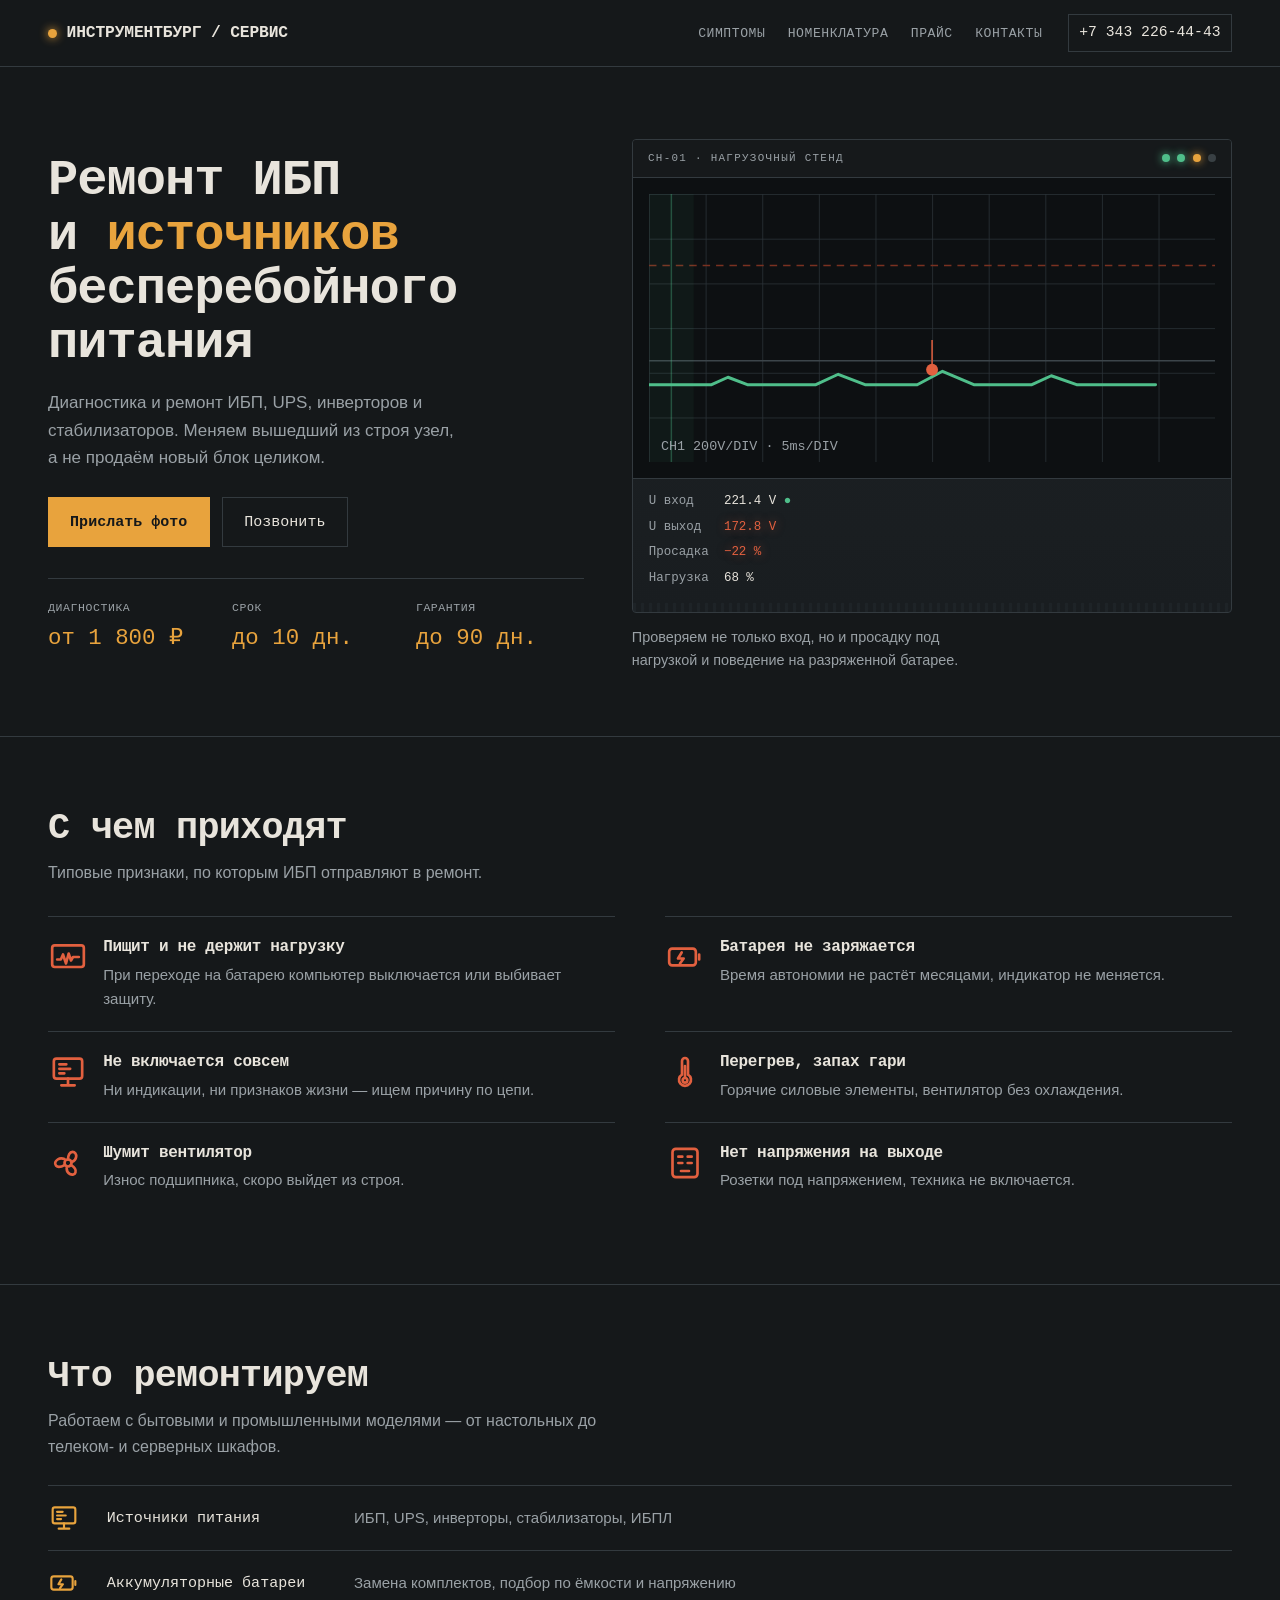
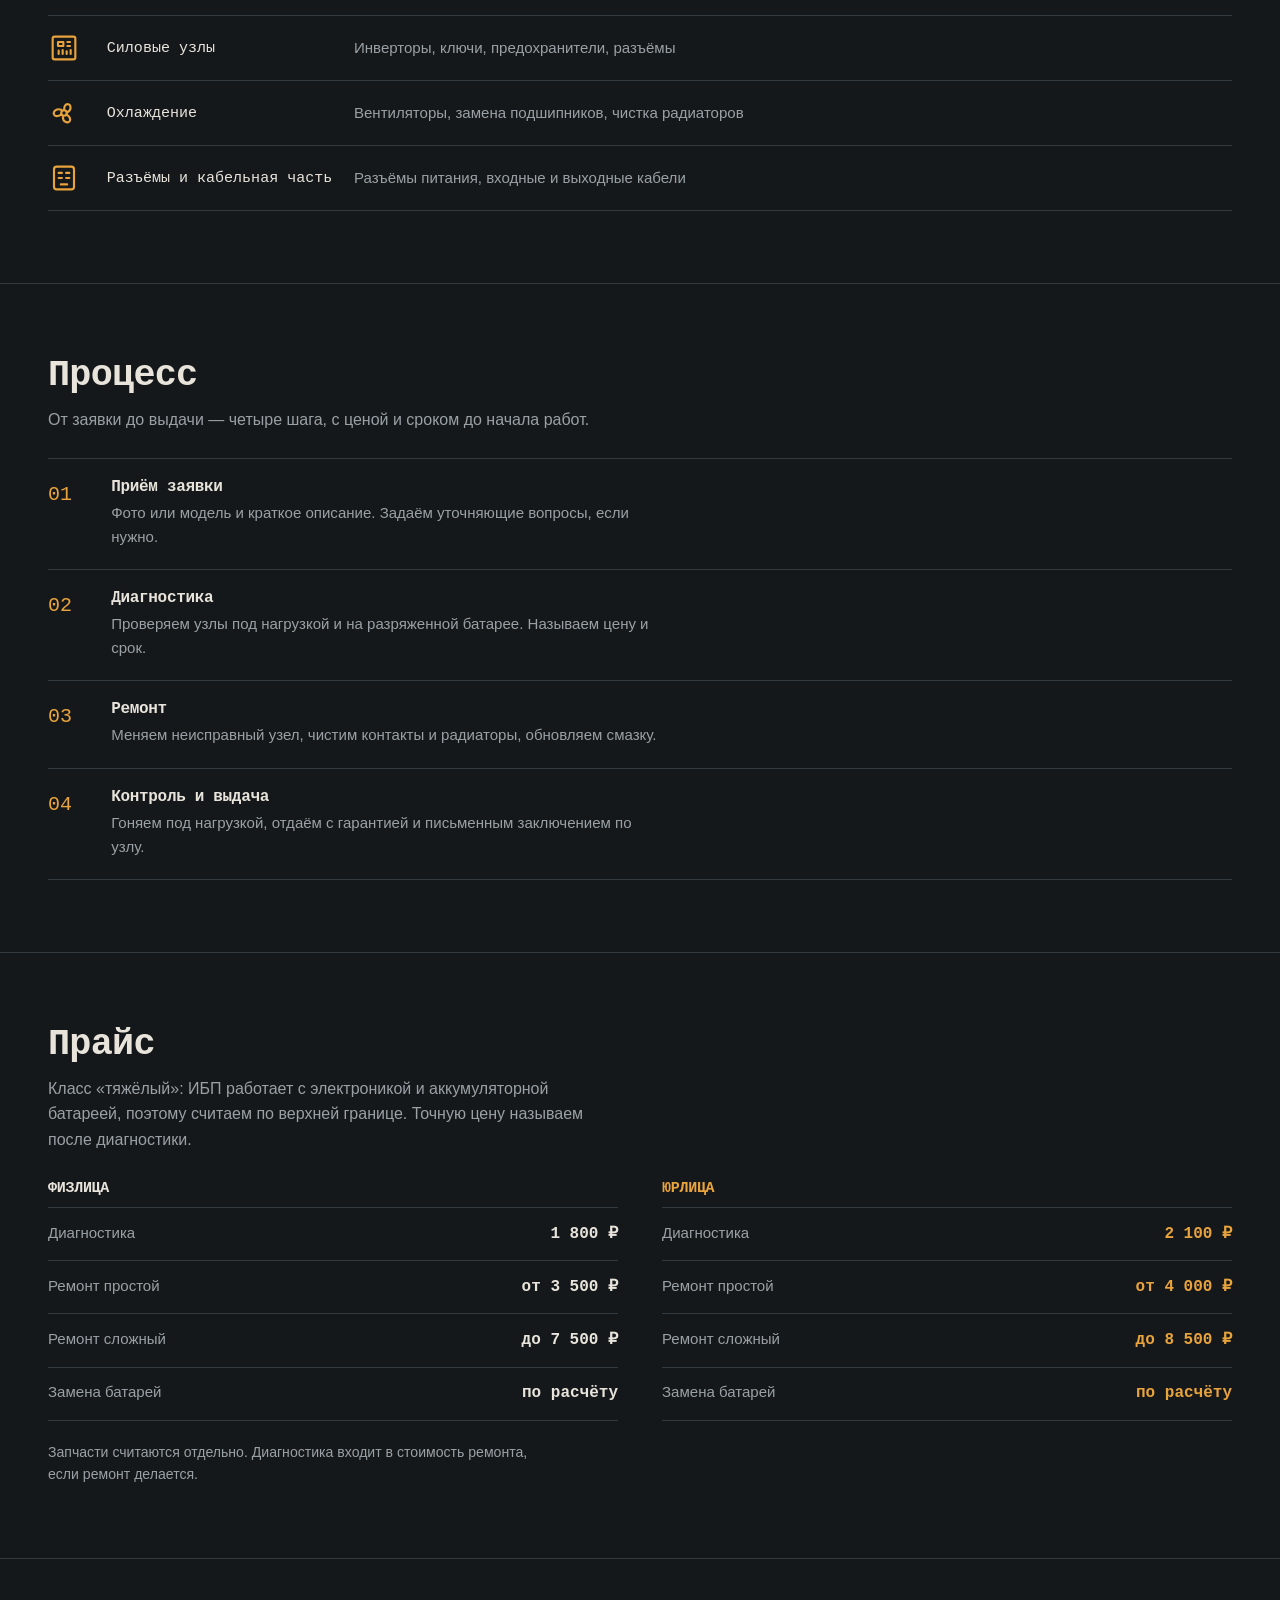
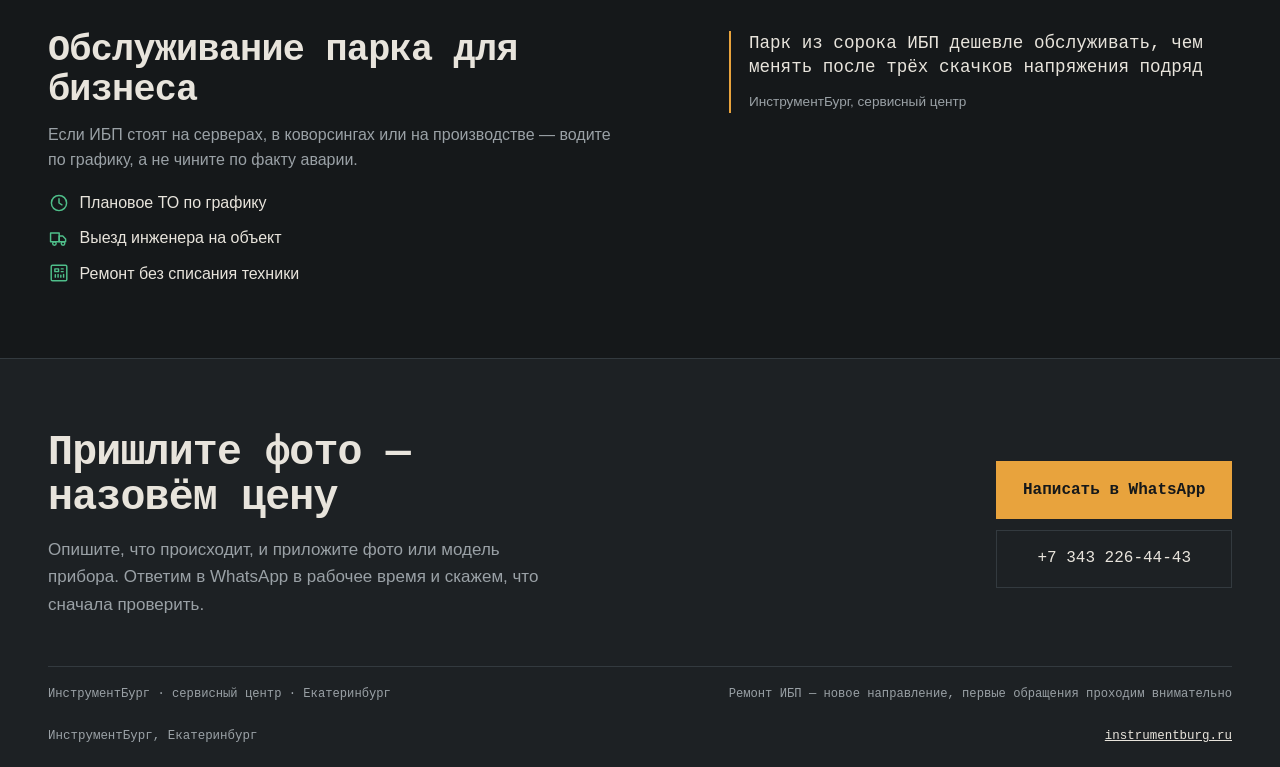
<file: index.html>
<!doctype html>
<html lang="ru">
<head>
<meta charset="utf-8">
<meta name="viewport" content="width=device-width, initial-scale=1">
<title>Ремонт ИБП в Екатеринбурге — ИнструментБург</title>
<meta name="description" content="Диагностика и ремонт источников бесперебойного питания, UPS, инверторов и стабилизаторов в Екатеринбурге. Диагностика от 1 800 ₽, срок до 10 дней, гарантия до 90 дней.">
<meta property="og:type" content="website">
<meta property="og:title" content="Ремонт ИБП в Екатеринбурге — ИнструментБург">
<meta property="og:description" content="Диагностика и ремонт ИБП, UPS, инверторов и стабилизаторов. От 1 800 ₽, срок до 10 дней.">
<meta property="og:locale" content="ru_RU">
<meta name="theme-color" content="#15181A">
<link rel="icon" href="data:image/svg+xml,%3Csvg xmlns='http://www.w3.org/2000/svg' viewBox='0 0 32 32'%3E%3Crect width='32' height='32' rx='4' fill='%2315181A'/%3E%3Cpath d='M18 4 L8 18 h6 l-2 10 L22 14 h-6 z' fill='%23E8A33D'/%3E%3C/svg%3E">
<link rel="stylesheet" href="styles.css?v=7">
<!-- Инлайн-страховка. Правило: прятать контент разрешено ТОЛЬКО если движение
     реально поддерживается и пользователь его не отключил.
     Базовое правило (.rise{opacity:1}) идёт первым и всегда выигрывает,
     если внешний CSS не пришёл или браузер не понимает keyframes.
     Функциональность страницы никогда не зависит от анимации. -->
<style>
/* База: контент виден. Это состояние по умолчанию, его ничего не перебьёт без CSS. */
.rise { opacity: 1; }
.trace { stroke-dashoffset: 0; }
</style>
<script>
/* Ставится ДО отрисовки, синхронно в <head>: если анимации недоступны —
   добавляем .noanim, и весь reveal отключается, текст остаётся читаемым. */
(function () {
  var r = document.documentElement;
  var supported = typeof r.animate === "function";
  var reduced = window.matchMedia &&
                window.matchMedia("(prefers-reduced-motion: reduce)").matches;
  if (!supported || reduced) r.classList.add("noanim");
})();
</script>
<!-- Позже грузим стиль с эффектом. Он применяется только когда .noanim НЕ стоит. -->
<style>
html:not(.noanim) .rise {
  opacity: 0;
  animation: ibpRise .55s cubic-bezier(.2,.7,.25,1) both;
}
html:not(.noanim) .d1 { animation-delay: .05s }
html:not(.noanim) .d2 { animation-delay: .13s }
html:not(.noanim) .d3 { animation-delay: .21s }
html:not(.noanim) .d4 { animation-delay: .29s }
html:not(.noanim) .d5 { animation-delay: .37s }
html:not(.noanim) .d6 { animation-delay: .45s }
@keyframes ibpRise { from { opacity: 0; transform: translateY(12px) } to { opacity: 1; transform: none } }

html:not(.noanim) .trace {
  stroke-dasharray: 420; stroke-dashoffset: 420;
  animation: ibpDraw 1.4s cubic-bezier(.3,.7,.2,1) .45s forwards,
            ibpShift 3.1s linear 1.85s infinite;
}
@keyframes ibpDraw { to { stroke-dashoffset: 0 } }
@keyframes ibpShift { 0%,100% { stroke-dashoffset: 0 } 50% { stroke-dashoffset: -18 } }
</style>
</head>
<body>
<a class="skip" href="#main">К содержанию</a>

<header class="top">
  <div class="wrap top__row">
    <span class="logo"><span class="pilot" aria-hidden="true"></span>ИНСТРУМЕНТБУРГ / СЕРВИС</span>
    <nav class="top__nav" aria-label="Разделы страницы">
      <a href="#symptoms">СИМПТОМЫ</a>
      <a href="#scope">НОМЕНКЛАТУРА</a>
      <a href="#price">ПРАЙС</a>
      <a href="#contact">КОНТАКТЫ</a>
    </nav>
    <a class="top__phone" href="tel:+73432264443">+7 343 226-44-43</a>
  </div>
</header>

<main id="main">

  <section class="hero">
    <div class="wrap hero__grid">
      <div>
        <h1 class="hero__title rise d1">Ремонт ИБП<br>и <span class="hl">источников</span><br>бесперебойного питания</h1>
        <p class="hero__lead rise d2">Диагностика и ремонт ИБП, UPS, инверторов и стабилизаторов. Меняем вышедший из строя узел, а не продаём новый блок целиком.</p>
        <div class="hero__acts rise d3">
          <a class="btn btn--key" href="#contact">Прислать фото</a>
          <a class="btn" href="tel:+73432264443">Позвонить</a>
        </div>
        <dl class="hero__facts rise d4">
          <div><dt>ДИАГНОСТИКА</dt><dd>от 1 800 ₽</dd></div>
          <div><dt>СРОК</dt><dd>до 10 дн.</dd></div>
          <div><dt>ГАРАНТИЯ</dt><dd>до 90 дн.</dd></div>
        </dl>
      </div>

      <div class="rise d2">
        <div class="unit">
          <div class="unit__bar">
            <span class="unit__lbl">CH-01 · Нагрузочный стенд</span>
            <span class="unit__lamps" aria-hidden="true">
              <i class="lamp lamp--on"></i><i class="lamp lamp--on"></i><i class="lamp lamp--warn"></i><i class="lamp lamp--off"></i>
            </span>
          </div>
          <div class="crt">
            <svg viewBox="0 0 380 180" fill="none" role="img" aria-label="Осциллограф: снятие характеристики под нагрузкой, напряжение на выходе просело на 22 процента">
              <defs>
                <pattern id="crtgrid" width="38" height="30" patternUnits="userSpaceOnUse">
                  <path d="M38 0H0v30" stroke="#2A3237" stroke-width="1"/>
                </pattern>
              </defs>
              <rect width="380" height="180" fill="#0D1012"/>
              <rect width="380" height="180" fill="url(#crtgrid)"/>
              <path d="M0 112h380" stroke="#3C454A" stroke-width="1"/>
              <path d="M0 48h380" stroke="#7A3120" stroke-width="1" stroke-dasharray="5 4"/>
              <path d="M0 128h42l11-5 13 5h46l15-7 18 7h35l17-9 21 9h39l13-6 17 6h53"
                    stroke="#4FBE8A" stroke-width="2" stroke-linecap="round" stroke-linejoin="round" class="trace"/>
              <circle cx="190" cy="118" r="4" fill="#E2603F" class="blip"/>
              <path d="M190 118v-20" stroke="#E2603F" stroke-width="1"/>
              <g class="beam">
                <rect x="0" y="0" width="30" height="180" fill="#4FBE8A" opacity=".05"/>
                <line x1="15" y1="0" x2="15" y2="180" stroke="#4FBE8A" stroke-width="1" opacity=".35"/>
              </g>
              <text x="8" y="172" font-family="ui-monospace,monospace" font-size="9" fill="#9AA1A6">CH1 200V/DIV · 5ms/DIV</text>
            </svg>
          </div>
          <dl class="readout">
            <dt>U вход</dt><dd>221.4 V <span class="ok">●</span></dd>
            <dt>U выход</dt><dd class="is-bad">172.8 V</dd>
            <dt>Просадка</dt><dd class="is-bad">−22 %</dd>
            <dt>Нагрузка</dt><dd>68 %</dd>
          </dl>
          <div class="unit__vents" aria-hidden="true"></div>
        </div>
        <p class="unit__cap">Проверяем не только вход, но и просадку под нагрузкой и поведение на разряженной батарее.</p>
      </div>
    </div>
  </section>

  <section class="sect" id="symptoms">
    <div class="wrap">
      <h2 class="sect__title">С чем приходят</h2>
      <p class="sect__lead">Типовые признаки, по которым ИБП отправляют в ремонт.</p>
      <ul class="sym">
        <li>
          <span class="ico" aria-hidden="true"><svg viewBox="0 0 24 24"><rect x="2.5" y="5" width="19" height="13" rx="1.6"/><path d="M5.5 13.5h2.2l1.3-3 1.8 5.4 1.6-6 1.4 4.2 1.2-2.1h3.5"/></svg></span>
          <div><h3>Пищит и не держит нагрузку</h3><p>При переходе на батарею компьютер выключается или выбивает защиту.</p></div>
        </li>
        <li>
          <span class="ico" aria-hidden="true"><svg viewBox="0 0 24 24"><rect x="2.5" y="7" width="16" height="10" rx="1.8"/><path d="M20.5 10.5v3M10 9.3l-2.2 3.6h3.4L9 15.9"/></svg></span>
          <div><h3>Батарея не заряжается</h3><p>Время автономии не растёт месяцами, индикатор не меняется.</p></div>
        </li>
        <li>
          <span class="ico" aria-hidden="true"><svg viewBox="0 0 24 24"><rect x="3.5" y="4" width="17" height="12" rx="1.6"/><path d="M8 20h8M12 16v4M6.8 7.4h4.2M6.8 10.1h6.5M6.8 12.8h3"/></svg></span>
          <div><h3>Не включается совсем</h3><p>Ни индикации, ни признаков жизни — ищем причину по цепи.</p></div>
        </li>
        <li>
          <span class="ico" aria-hidden="true"><svg viewBox="0 0 24 24"><path d="M13.8 13.6V5.4a1.8 1.8 0 0 0-3.6 0v8.2a3.6 3.6 0 1 0 3.6 0z"/><path d="M12 8.4v6.4"/><circle cx="12" cy="17" r="1.4"/></svg></span>
          <div><h3>Перегрев, запах гари</h3><p>Горячие силовые элементы, вентилятор без охлаждения.</p></div>
        </li>
        <li>
          <span class="ico" aria-hidden="true"><svg viewBox="0 0 24 24"><circle cx="12" cy="12" r="2.1"/><path d="M12 9.9c0-2.6 1-4.6 2.7-4.6 1.4 0 2.4 1.3 2.2 3-.2 1.6-1.3 2.6-2.6 3.1M13.7 13.1c2.2 1.4 3.3 3 2.8 4.5-.4 1.3-1.9 1.8-3.4 1-1.4-.7-1.9-2.1-1.9-3.5M10.2 13.1c-2.3 1.3-4.2 1.9-5.4.5-1-1.2-.5-2.7 1-3.7 1.3-.9 2.8-.8 4.1-.3"/></svg></span>
          <div><h3>Шумит вентилятор</h3><p>Износ подшипника, скоро выйдет из строя.</p></div>
        </li>
        <li>
          <span class="ico" aria-hidden="true"><svg viewBox="0 0 24 24"><rect x="4.5" y="3.5" width="15" height="17" rx="2"/><path d="M8 8.2h2.4M13.6 8.2H16M8 12h2.4M13.6 12H16M9.6 16.8h4.8"/></svg></span>
          <div><h3>Нет напряжения на выходе</h3><p>Розетки под напряжением, техника не включается.</p></div>
        </li>
      </ul>
    </div>
  </section>

  <section class="sect" id="scope">
    <div class="wrap">
      <h2 class="sect__title">Что ремонтируем</h2>
      <p class="sect__lead">Работаем с бытовыми и промышленными моделями — от настольных до телеком- и серверных шкафов.</p>
      <ul class="spec">
        <li>
          <span class="ico" aria-hidden="true"><svg viewBox="0 0 24 24"><rect x="3.5" y="4" width="17" height="12" rx="1.6"/><path d="M8 20h8M12 16v4M6.8 7.4h4.2M6.8 10.1h6.5M6.8 12.8h3"/></svg></span>
          <span class="spec__name">Источники питания</span>
          <span class="spec__sub">ИБП, UPS, инверторы, стабилизаторы, ИБПЛ</span>
        </li>
        <li>
          <span class="ico" aria-hidden="true"><svg viewBox="0 0 24 24"><rect x="2.5" y="7" width="16" height="10" rx="1.8"/><path d="M20.5 10.5v3M10 9.3l-2.2 3.6h3.4L9 15.9"/></svg></span>
          <span class="spec__name">Аккумуляторные батареи</span>
          <span class="spec__sub">Замена комплектов, подбор по ёмкости и напряжению</span>
        </li>
        <li>
          <span class="ico" aria-hidden="true"><svg viewBox="0 0 24 24"><rect x="3.5" y="3.5" width="17" height="17" rx="1.4"/><path d="M7.5 7.5h4v3h-4zM14.5 7.5h2M14.5 10.5h2M8 14v2.5M11 13.5v3M14 14.5v2M17 13.5v3"/></svg></span>
          <span class="spec__name">Силовые узлы</span>
          <span class="spec__sub">Инверторы, ключи, предохранители, разъёмы</span>
        </li>
        <li>
          <span class="ico" aria-hidden="true"><svg viewBox="0 0 24 24"><circle cx="12" cy="12" r="2.1"/><path d="M12 9.9c0-2.6 1-4.6 2.7-4.6 1.4 0 2.4 1.3 2.2 3-.2 1.6-1.3 2.6-2.6 3.1M13.7 13.1c2.2 1.4 3.3 3 2.8 4.5-.4 1.3-1.9 1.8-3.4 1-1.4-.7-1.9-2.1-1.9-3.5M10.2 13.1c-2.3 1.3-4.2 1.9-5.4.5-1-1.2-.5-2.7 1-3.7 1.3-.9 2.8-.8 4.1-.3"/></svg></span>
          <span class="spec__name">Охлаждение</span>
          <span class="spec__sub">Вентиляторы, замена подшипников, чистка радиаторов</span>
        </li>
        <li>
          <span class="ico" aria-hidden="true"><svg viewBox="0 0 24 24"><rect x="4.5" y="3.5" width="15" height="17" rx="2"/><path d="M8 8.2h2.4M13.6 8.2H16M8 12h2.4M13.6 12H16M9.6 16.8h4.8"/></svg></span>
          <span class="spec__name">Разъёмы и кабельная часть</span>
          <span class="spec__sub">Разъёмы питания, входные и выходные кабели</span>
        </li>
      </ul>
    </div>
  </section>

  <section class="sect">
    <div class="wrap">
      <h2 class="sect__title">Процесс</h2>
      <p class="sect__lead">От заявки до выдачи — четыре шага, с ценой и сроком до начала работ.</p>
      <ol class="steps">
        <li><span class="steps__no">01</span><div><h3>Приём заявки</h3><p>Фото или модель и краткое описание. Задаём уточняющие вопросы, если нужно.</p></div></li>
        <li><span class="steps__no">02</span><div><h3>Диагностика</h3><p>Проверяем узлы под нагрузкой и на разряженной батарее. Называем цену и срок.</p></div></li>
        <li><span class="steps__no">03</span><div><h3>Ремонт</h3><p>Меняем неисправный узел, чистим контакты и радиаторы, обновляем смазку.</p></div></li>
        <li><span class="steps__no">04</span><div><h3>Контроль и выдача</h3><p>Гоняем под нагрузкой, отдаём с гарантией и письменным заключением по узлу.</p></div></li>
      </ol>
    </div>
  </section>

  <section class="sect" id="price">
    <div class="wrap">
      <h2 class="sect__title">Прайс</h2>
      <p class="sect__lead">Класс «тяжёлый»: ИБП работает с электроникой и аккумуляторной батареей, поэтому считаем по верхней границе. Точную цену называем после диагностики.</p>
      <div class="price__grid">
        <div class="price__col">
          <h3>ФИЗЛИЦА</h3>
          <ul>
            <li><span>Диагностика</span><b>1 800 ₽</b></li>
            <li><span>Ремонт простой</span><b>от 3 500 ₽</b></li>
            <li><span>Ремонт сложный</span><b>до 7 500 ₽</b></li>
            <li><span>Замена батарей</span><b>по расчёту</b></li>
          </ul>
        </div>
        <div class="price__col price__col--key">
          <h3>ЮРЛИЦА</h3>
          <ul>
            <li><span>Диагностика</span><b>2 100 ₽</b></li>
            <li><span>Ремонт простой</span><b>от 4 000 ₽</b></li>
            <li><span>Ремонт сложный</span><b>до 8 500 ₽</b></li>
            <li><span>Замена батарей</span><b>по расчёту</b></li>
          </ul>
        </div>
      </div>
      <p class="price__foot">Запчасти считаются отдельно. Диагностика входит в стоимость ремонта, если ремонт делается.</p>
    </div>
  </section>

  <section class="sect">
    <div class="wrap b2b__grid">
      <div>
        <h2 class="sect__title">Обслуживание парка для бизнеса</h2>
        <p class="sect__lead">Если ИБП стоят на серверах, в коворсингах или на производстве — водите по графику, а не чините по факту аварии.</p>
        <ul class="b2b__list">
          <li><svg aria-hidden="true" viewBox="0 0 24 24"><circle cx="12" cy="12" r="8.3"/><path d="M12 7.4V12l3.2 2"/></svg>Плановое ТО по графику</li>
          <li><svg aria-hidden="true" viewBox="0 0 24 24"><path d="M2.8 6.6h9.4v9.6H2.8z"/><path d="M12.2 9.8h3.9l3.1 3.2v3.2h-7z"/><circle cx="7" cy="18" r="1.9"/><circle cx="16.4" cy="18" r="1.9"/></svg>Выезд инженера на объект</li>
          <li><svg aria-hidden="true" viewBox="0 0 24 24"><rect x="3.5" y="3.5" width="17" height="17" rx="1.4"/><path d="M7.5 7.5h4v3h-4zM14.5 7.5h2M14.5 10.5h2M8 14v2.5M11 13.5v3M14 14.5v2M17 13.5v3"/></svg>Ремонт без списания техники</li>
        </ul>
      </div>
      <div class="b2b__note">
        <span class="b2b__quote">Парк из сорока ИБП дешевле обслуживать, чем менять после трёх скачков напряжения подряд</span>
        <span class="b2b__src">ИнструментБург, сервисный центр</span>
      </div>
    </div>
  </section>

  <section class="cta" id="contact">
    <div class="wrap">
      <div class="cta__grid">
        <div>
          <h2 class="cta__title">Пришлите фото — назовём цену</h2>
          <p class="cta__lead">Опишите, что происходит, и приложите фото или модель прибора. Ответим в WhatsApp в рабочее время и скажем, что сначала проверить.</p>
        </div>
        <div class="cta__acts">
          <a class="btn btn--key btn--lg" data-track="wa" href="https://wa.me/73432264443?text=%D0%97%D0%B4%D1%80%D0%B0%D0%B2%D1%81%D1%82%D0%B2%D1%83%D0%B9%D1%82%D0%B5%2C%20%D1%80%D0%B5%D0%BC%D0%BE%D0%BD%D1%82%20%D0%98%D0%91%D0%9F.%20%D0%9F%D1%80%D0%B8%D1%88%D0%BB%D1%8E%20%D1%84%D0%BE%D1%82%D0%BE%20%D0%B8%20%D0%BE%D0%BF%D0%B8%D1%81%D0%B0%D0%BD%D0%B8%D0%B5%20%E2%80%94%20%D0%BF%D0%BE%D0%B4%D1%81%D0%BA%D0%B0%D0%B6%D0%B8%D1%82%D0%B5%2C%20%D1%87%D1%82%D0%BE%20%D1%81%20%D0%BD%D0%B8%D0%BC%20%D0%B1%D0%BE%D0%BB%D1%8C%D1%88%D0%B5%20%D1%81%D0%B4%D0%B5%D0%BB%D0%B0%D1%82%D1%8C.">Написать в WhatsApp</a>
          <a class="btn btn--lg" data-track="phone" href="tel:+73432264443">+7 343 226-44-43</a>
        </div>
      </div>
      <div class="cta__foot">
        <span>ИнструментБург · сервисный центр · Екатеринбург</span>
        <span>Ремонт ИБП — новое направление, первые обращения проходим внимательно</span>
      </div>
    </div>
  </section>

</main>

<footer class="foot">
  <div class="wrap foot__row">
    <span>ИнструментБург, Екатеринбург</span>
    <a href="https://instrumentburg.ru/" rel="nofollow">instrumentburg.ru</a>
  </div>
</footer>

<script src="js/main.js?v=7" defer></script>
</body>
</html>
</file>
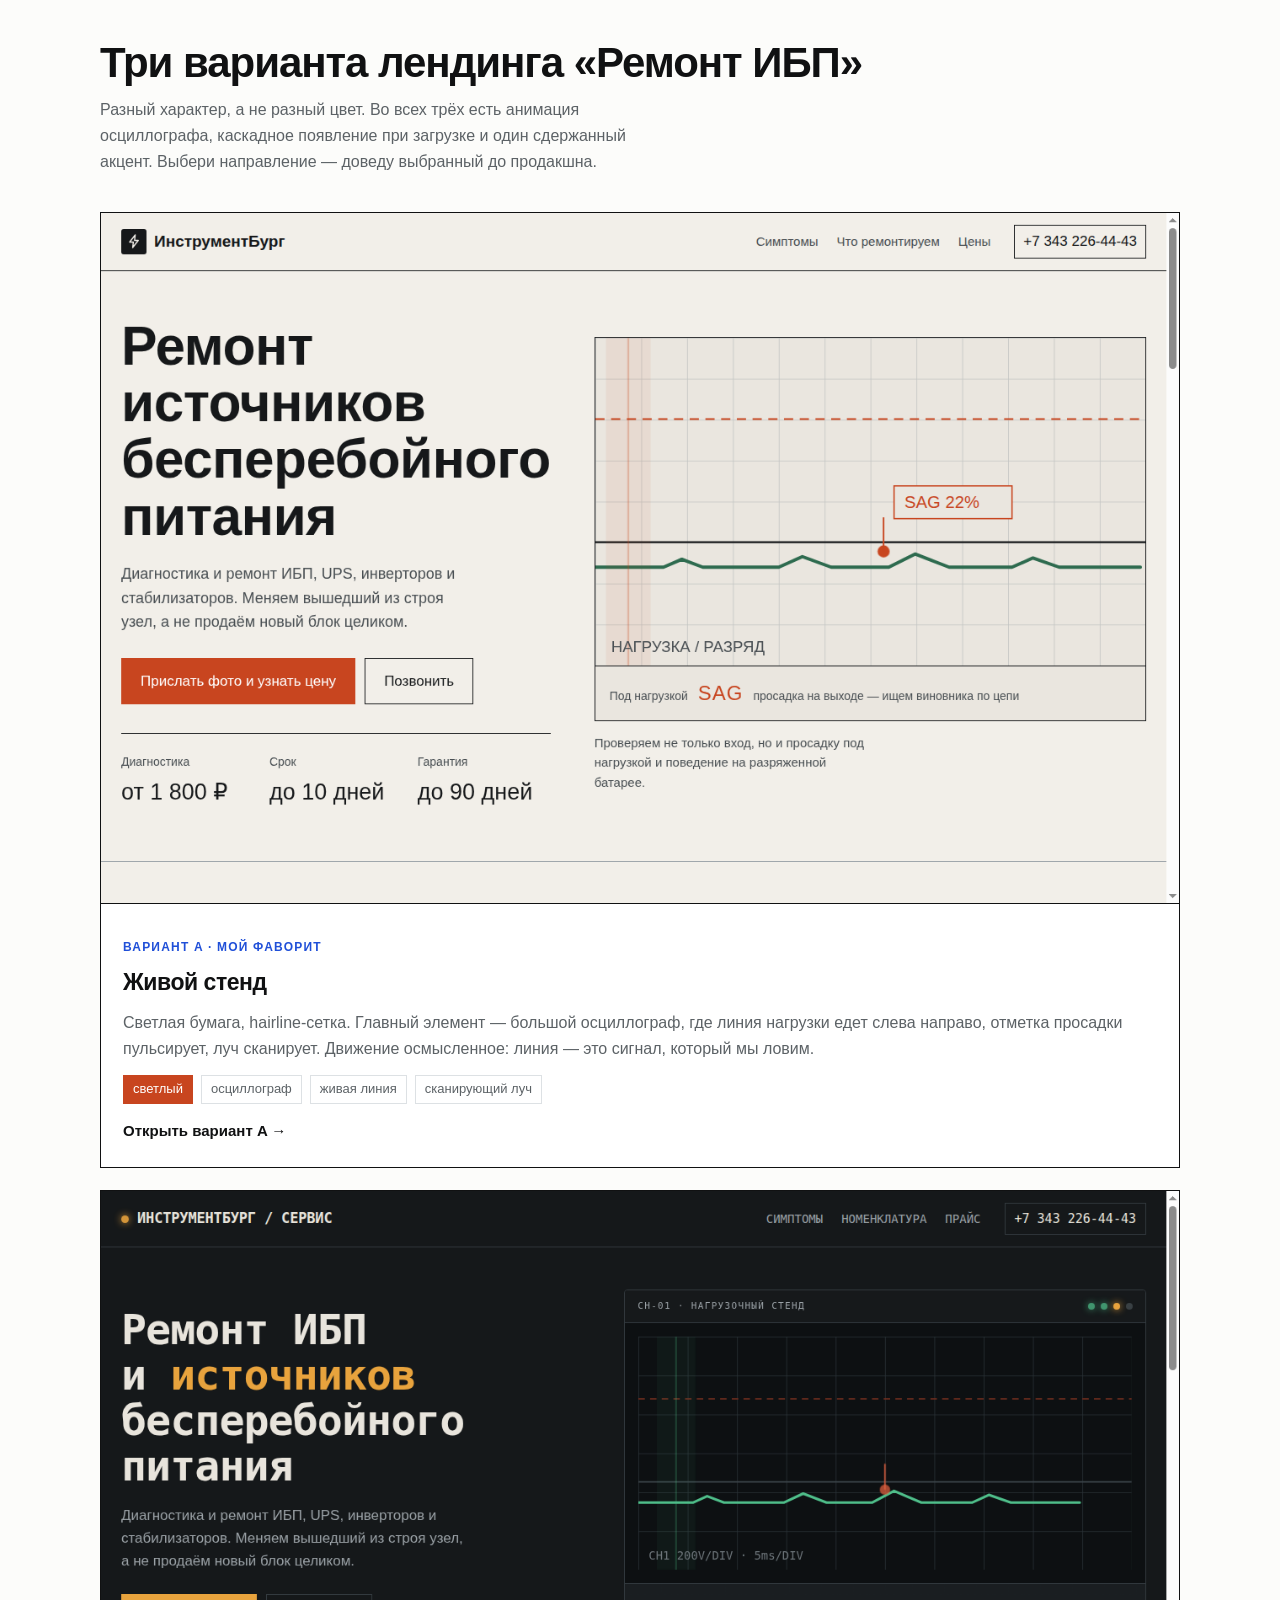
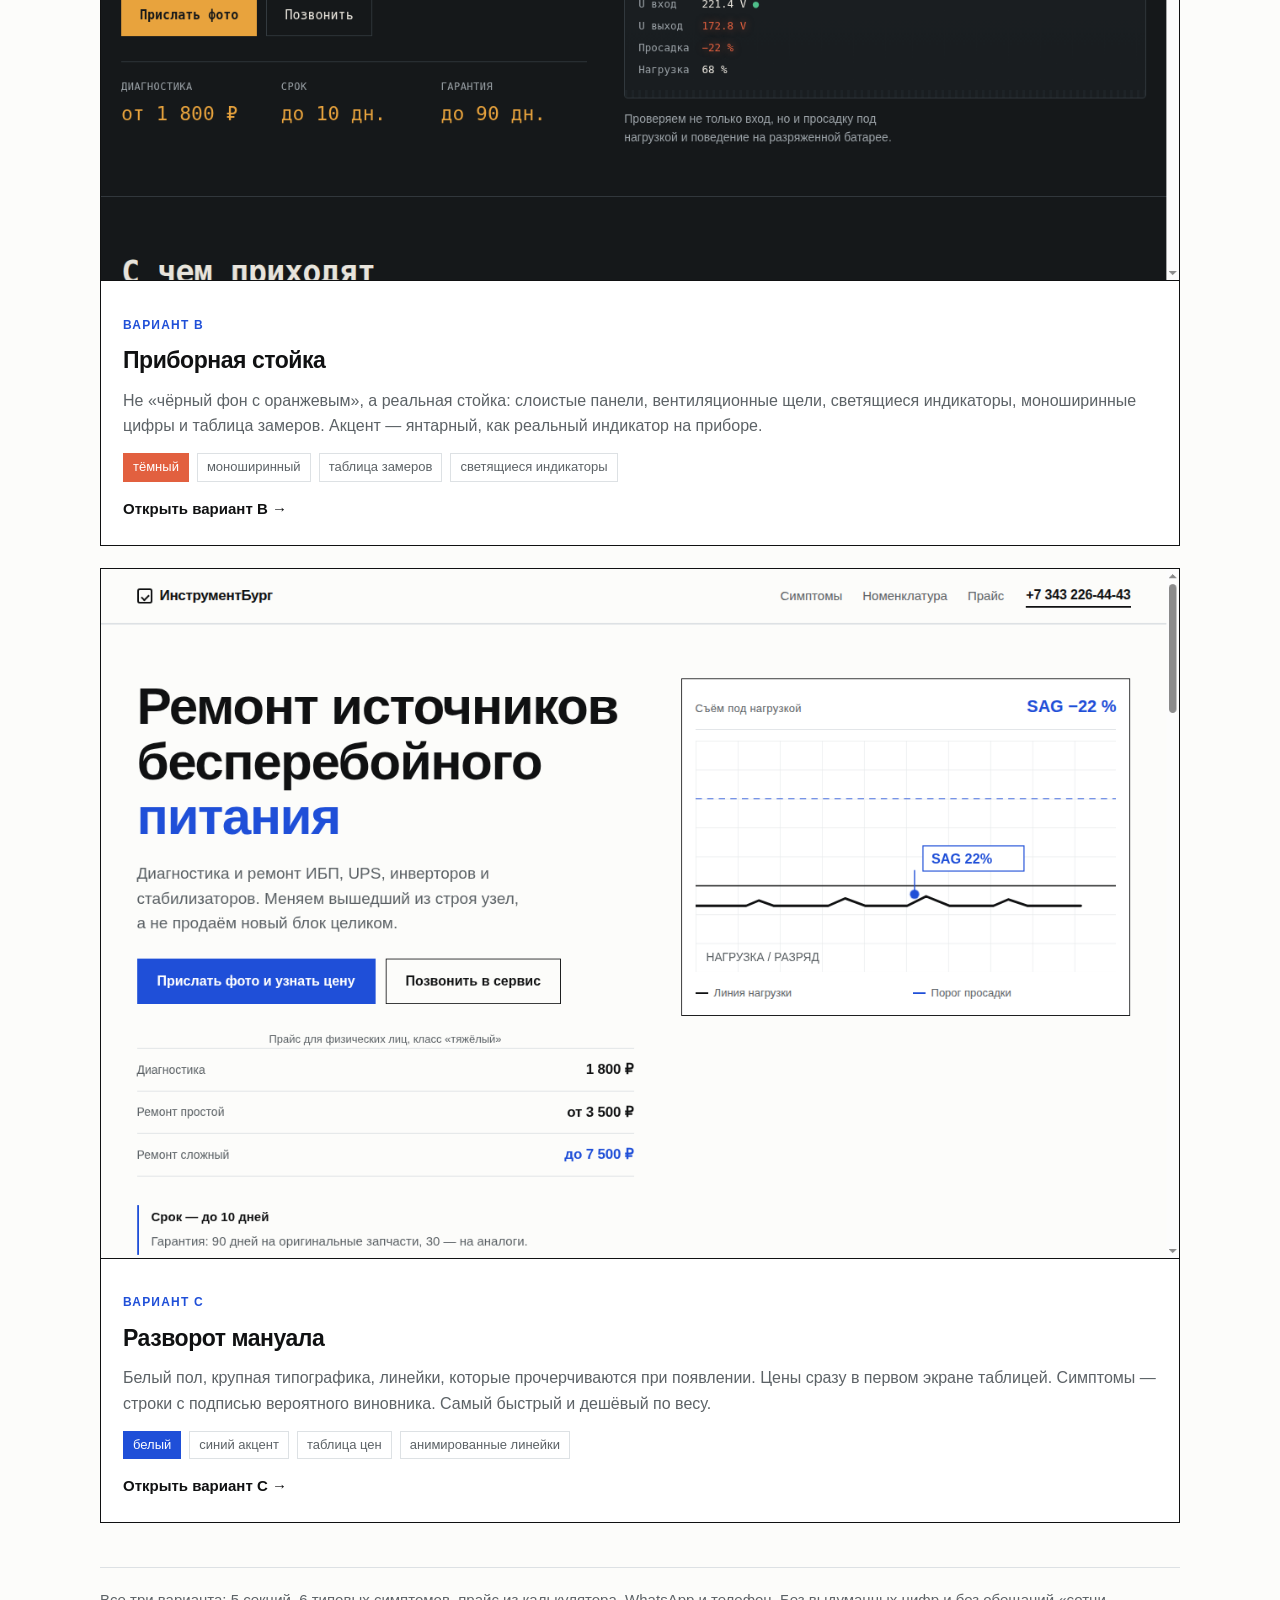
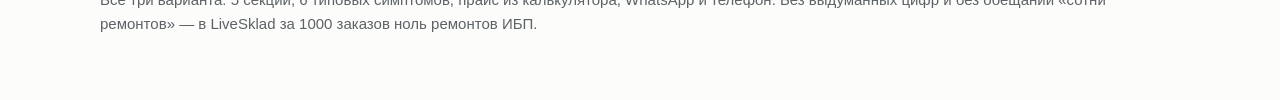
<file: sketches/index.html>
<!doctype html>
<html lang="ru">
<head>
<meta charset="utf-8">
<meta name="viewport" content="width=device-width, initial-scale=1">
<title>Три варианта лендинга «Ремонт ИБП»</title>
<style>
*{box-sizing:border-box;margin:0;padding:0}
body{font:400 17px/1.6 -apple-system,BlinkMacSystemFont,"Segoe UI",Roboto,Arial,sans-serif;
  background:#FCFCFA;color:#101112;-webkit-font-smoothing:antialiased;padding:40px 24px 64px}
.wrap{width:min(100%,1080px);margin-inline:auto}
h1{font-size:clamp(28px,4vw,42px);font-weight:650;letter-spacing:-.025em;line-height:1.08}
.lead{margin-top:12px;color:#5C6266;max-width:64ch}
.cards{margin-top:38px;display:grid;gap:22px}
.card{border:1.5px solid #101112;background:#fff;text-decoration:none;color:inherit;display:block;overflow:hidden;
  transition:transform .18s cubic-bezier(.2,.8,.25,1)}
.card:hover{transform:translateY(-3px)}
.shot{width:100%;aspect-ratio:1280/820;object-fit:cover;object-position:top;border-bottom:1.5px solid #101112;background:#eee}
.body{padding:20px 22px 24px}
.tag{font-size:12px;letter-spacing:.1em;text-transform:uppercase;color:#1F4FD8;font-weight:700}
h2{font-size:23px;font-weight:650;letter-spacing:-.02em;margin-top:5px}
p{margin-top:9px;color:#5C6266;font-size:16px}
.meta{margin-top:14px;display:flex;flex-wrap:wrap;gap:8px}
.chip{font-size:13px;border:1px solid #DDE1E4;padding:3px 9px;color:#5C6266}
.chip--b{background:#E2603F;border-color:#E2603F;color:#fff}
.chip--a{background:#C8451F;border-color:#C8451F;color:#fff}
.chip--c{background:#1F4FD8;border-color:#1F4FD8;color:#fff}
.open{margin-top:15px;font-size:15px;font-weight:650}
footer{margin-top:44px;padding-top:20px;border-top:1px solid #DDE1E4;color:#5C6266;font-size:15px}
</style>
</head>
<body>
<div class="wrap">
  <h1>Три варианта лендинга «Ремонт ИБП»</h1>
  <p class="lead">Разный характер, а не разный цвет. Во всех трёх есть анимация осциллографа, каскадное появление при загрузке и один сдержанный акцент. Выбери направление — доведу выбранный до продакшна.</p>

  <div class="cards">
    <a class="card" href="001-live-bench/">
      <img class="shot" src="shots/variant-a.png" alt="Вариант A: живой стенд">
      <div class="body">
        <span class="tag">Вариант A · мой фаворит</span>
        <h2>Живой стенд</h2>
        <p>Светлая бумага, hairline-сетка. Главный элемент — большой осциллограф, где линия нагрузки едет слева направо, отметка просадки пульсирует, луч сканирует. Движение осмысленное: линия — это сигнал, который мы ловим.</p>
        <div class="meta"><span class="chip chip--a">светлый</span><span class="chip">осциллограф</span><span class="chip">живая линия</span><span class="chip">сканирующий луч</span></div>
        <div class="open">Открыть вариант A →</div>
      </div>
    </a>

    <a class="card" href="002-dark-console/">
      <img class="shot" src="shots/variant-b.png" alt="Вариант B: приборная стойка">
      <div class="body">
        <span class="tag">Вариант B</span>
        <h2>Приборная стойка</h2>
        <p>Не «чёрный фон с оранжевым», а реальная стойка: слоистые панели, вентиляционные щели, светящиеся индикаторы, моноширинные цифры и таблица замеров. Акцент — янтарный, как реальный индикатор на приборе.</p>
        <div class="meta"><span class="chip chip--b">тёмный</span><span class="chip">моноширинный</span><span class="chip">таблица замеров</span><span class="chip">светящиеся индикаторы</span></div>
        <div class="open">Открыть вариант B →</div>
      </div>
    </a>

    <a class="card" href="003-split-spec/">
      <img class="shot" src="shots/variant-c.png" alt="Вариант C: разворот мануала">
      <div class="body">
        <span class="tag">Вариант C</span>
        <h2>Разворот мануала</h2>
        <p>Белый пол, крупная типографика, линейки, которые прочерчиваются при появлении. Цены сразу в первом экране таблицей. Симптомы — строки с подписью вероятного виновника. Самый быстрый и дешёвый по весу.</p>
        <div class="meta"><span class="chip chip--c">белый</span><span class="chip">синий акцент</span><span class="chip">таблица цен</span><span class="chip">анимированные линейки</span></div>
        <div class="open">Открыть вариант C →</div>
      </div>
    </a>
  </div>

  <footer>Все три варианта: 5 секций, 6 типовых симптомов, прайс из калькулятора, WhatsApp и телефон. Без выдуманных цифр и без обещаний «сотни ремонтов» — в LiveSklad за 1000 заказов ноль ремонтов ИБП.</footer>
</div>
</body>
</html>
</file>
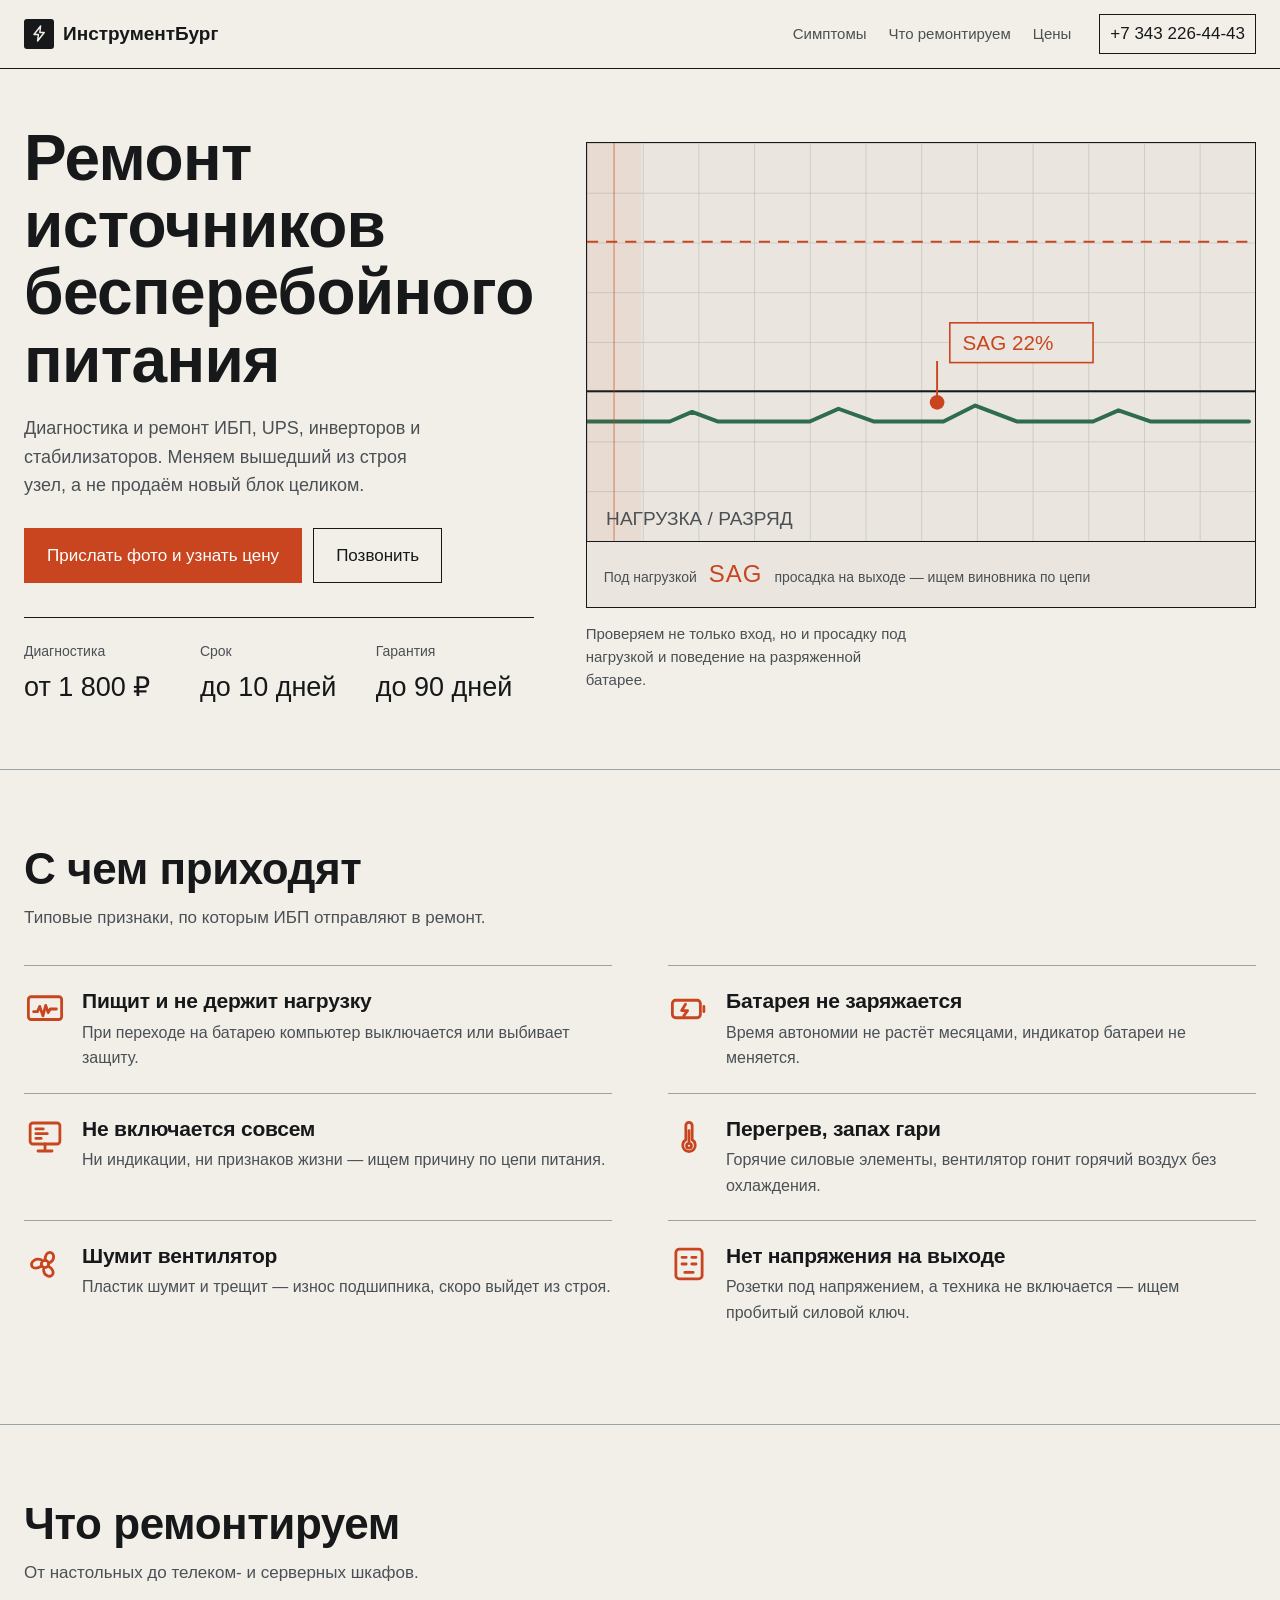
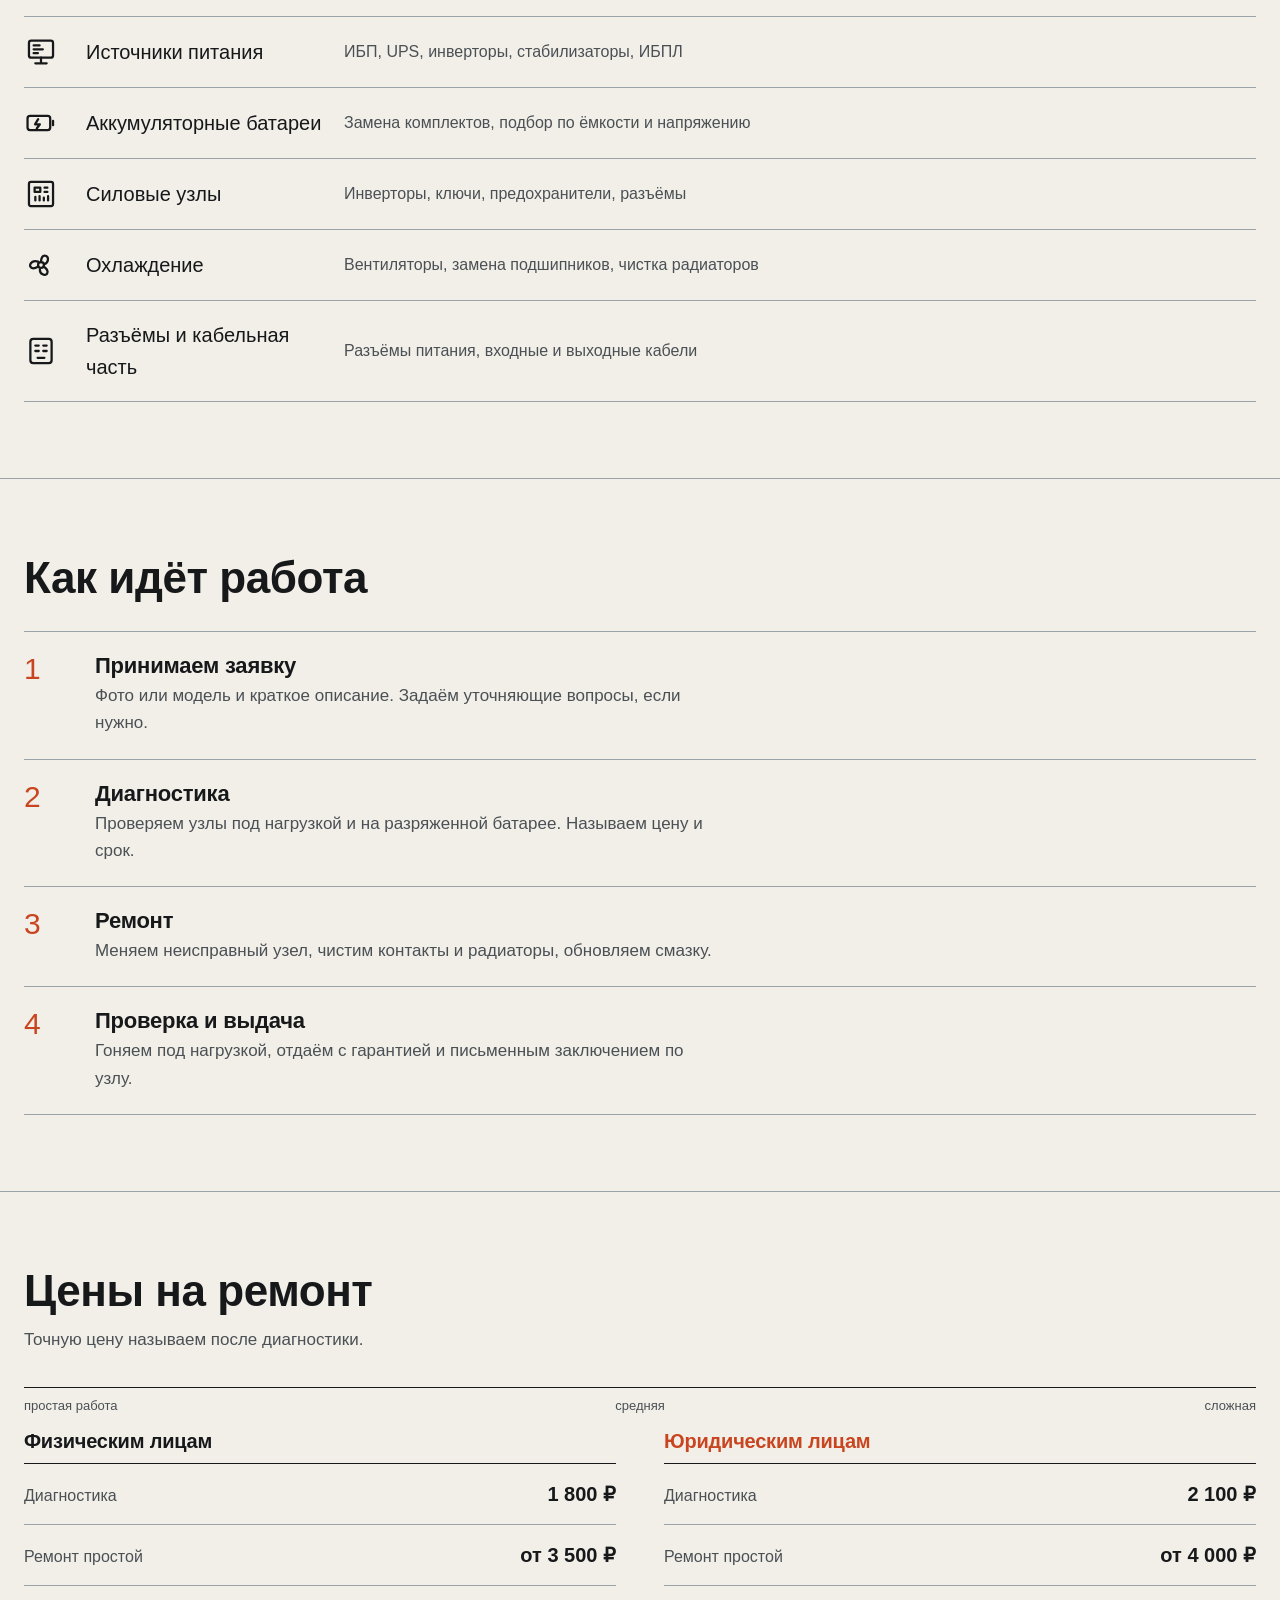
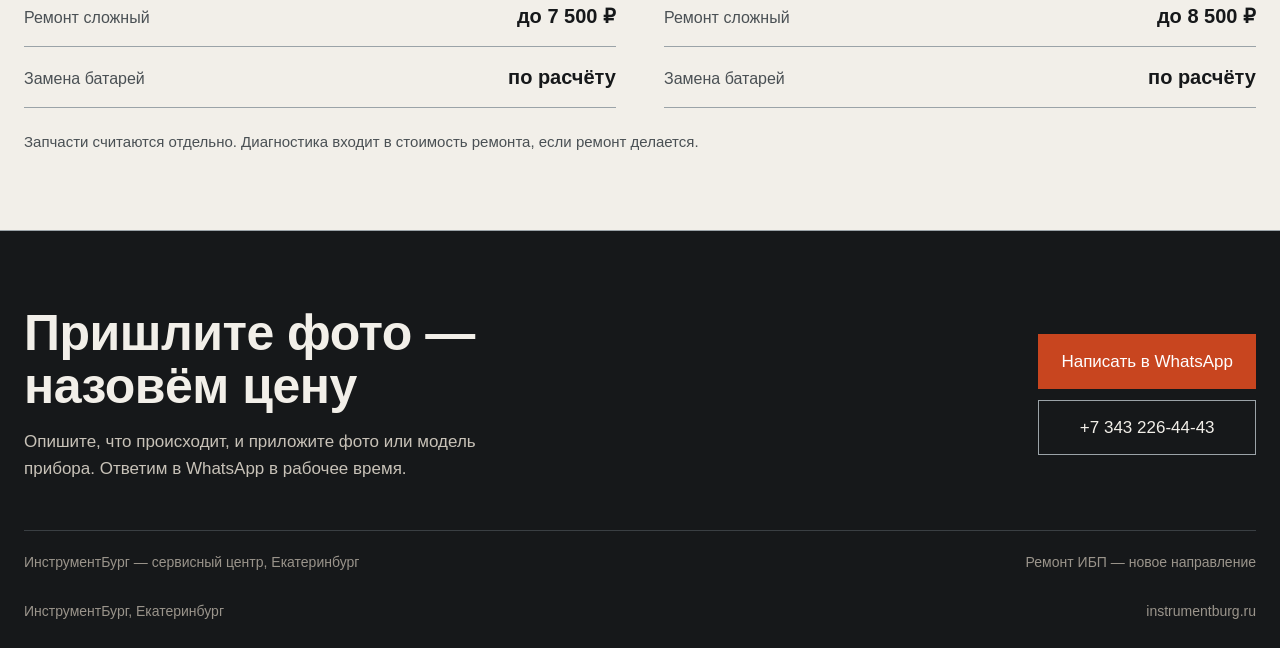
<file: sketches/001-live-bench/index.html>
<!doctype html>
<html lang="ru">
<head>
<meta charset="utf-8">
<meta name="viewport" content="width=device-width, initial-scale=1">
<title>Живой стенд — вариант A</title>
<style>
*{box-sizing:border-box;margin:0;padding:0}
:root{
  --paper:#F2EFE9; --ink:#16181A; --graphite:#4A5054;
  --signal:#C8451F; --safe:#2E6B4F; --steel:#9BA3A8;
}
body{
  font:400 17px/1.6 -apple-system,BlinkMacSystemFont,"Segoe UI",Roboto,Arial,sans-serif;
  background:var(--paper); color:var(--ink); -webkit-font-smoothing:antialiased;
}
h1,h2,h3{font-family:"Arial Narrow",Impact,sans-serif;font-stretch:condensed;line-height:1.05;letter-spacing:-.01em}
ul,ol{list-style:none;padding:0} a{color:inherit}
.wrap{width:min(100% - 48px,1240px);margin-inline:auto}
.rule{height:1.5px;background:var(--ink)}

/* reveal-каскад при загрузке */
.r{opacity:0;transform:translateY(14px);animation:rise .62s cubic-bezier(.2,.7,.25,1) forwards}
@keyframes rise{to{opacity:1;transform:none}}
.d1{animation-delay:.05s}.d2{animation-delay:.14s}.d3{animation-delay:.23s}
.d4{animation-delay:.32s}.d5{animation-delay:.41s}.d6{animation-delay:.5s}

header{border-bottom:1.5px solid var(--ink);position:sticky;top:0;background:var(--paper);z-index:20}
.hd{display:flex;align-items:center;gap:28px;min-height:68px}
.logo{font-family:"Arial Narrow",sans-serif;font-size:19px;font-weight:700;display:flex;align-items:center;gap:9px;margin-right:auto}
.mark{width:30px;height:30px;background:var(--ink);border-radius:3px;display:grid;place-items:center}
nav{display:flex;gap:22px}
nav a{font-size:15px;color:var(--graphite);text-decoration:none;padding:4px 0;border-bottom:1.5px solid transparent}
nav a:hover{color:var(--ink);border-color:var(--ink)}
.tel{font-family:"Arial Narrow",sans-serif;font-size:17px;text-decoration:none;border:1.5px solid var(--ink);padding:5px 10px;white-space:nowrap}
.tel:hover{background:var(--ink);color:var(--paper)}

/* ── герой: живой стенд ── */
.hero{padding:56px 0 60px}
.hero__grid{display:grid;grid-template-columns:.86fr 1.14fr;gap:52px;align-items:center}
h1{font-size:clamp(38px,5.2vw,64px)}
.lead{margin-top:20px;max-width:42ch;color:var(--graphite);font-size:18px}
.acts{display:flex;gap:11px;margin-top:28px;flex-wrap:wrap}
.btn{display:inline-flex;align-items:center;justify-content:center;min-height:52px;padding:13px 22px;
  font-family:"Arial Narrow",sans-serif;font-size:17px;text-decoration:none;border:1.5px solid var(--ink);
  cursor:pointer;white-space:nowrap;transition:transform .16s cubic-bezier(.2,.7,.25,1),background .16s,color .16s}
.btn:hover{transform:translateY(-2px)}
.btn--k{background:var(--signal);border-color:var(--signal);color:#fff}
.btn--k:hover{background:#a93a18}

/* осциллограф */
.scope{border:1.5px solid var(--ink);background:#EAE6DF;position:relative}
.scope__grid{position:absolute;inset:0;width:100%;height:100%}
.wave{stroke-dasharray:1200;stroke-dashoffset:1200;animation:draw 2.1s cubic-bezier(.3,.7,.2,1) .5s forwards,live 3.4s linear 2.6s infinite}
@keyframes draw{to{stroke-dashoffset:0}}
@keyframes live{0%,100%{stroke-dashoffset:0}50%{stroke-dashoffset:-18}}
.sweep{animation:sweep 3.4s linear infinite}
@keyframes sweep{from{transform:translateX(0)}to{transform:translateX(420px)}}
.pin{animation:ping 1.9s ease-in-out infinite}
@keyframes ping{0%,100%{r:4.6;opacity:1}50%{r:7.5;opacity:.45}}
.readout{display:flex;align-items:baseline;gap:12px;padding:13px 17px;border-top:1.5px solid var(--ink);flex-wrap:wrap}
.tag{font-size:14px;color:var(--graphite)}
.val{font-family:"Arial Narrow",sans-serif;font-size:24px;color:var(--signal);letter-spacing:.04em;animation:flick 2.6s steps(1) infinite}
@keyframes flick{0%,96%{opacity:1}97%{opacity:.35}98%{opacity:1}}
.note{font-size:14px;color:var(--graphite);flex:1 1 190px}
.cap{margin-top:14px;font-size:15px;color:var(--graphite);max-width:40ch;line-height:1.55}

.facts{display:grid;grid-template-columns:repeat(3,1fr);gap:18px;margin-top:34px;padding-top:22px;border-top:1.5px solid var(--ink)}
.facts dt{font-size:14px;color:var(--graphite)}
.facts dd{font-family:"Arial Narrow",sans-serif;font-size:27px;margin-top:3px;font-variant-numeric:tabular-nums}

/* ── секции ── */
section{padding:76px 0;border-bottom:1px solid var(--steel)}
h2{font-size:clamp(30px,3.6vw,44px);max-width:22ch}
.slead{margin-top:12px;color:var(--graphite);max-width:64ch}

.sym{margin-top:34px;display:grid;grid-template-columns:1fr 1fr;gap:0 56px}
.sym li{display:flex;gap:16px;padding:22px 0;border-top:1px solid var(--steel)}
.ico{flex:0 0 auto;width:42px;height:42px;color:var(--signal)}
.ico svg{width:100%;height:100%;fill:none;stroke:currentColor;stroke-width:1.6;stroke-linecap:round;stroke-linejoin:round}
.sym h3{font-size:21px;line-height:1.25}
.sym p{margin-top:5px;color:var(--graphite);font-size:16px}

.spec{margin-top:30px}
.spec li{display:grid;grid-template-columns:44px minmax(150px,240px) 1fr;align-items:center;gap:18px;padding:18px 0;border-top:1px solid var(--steel)}
.spec li:last-child{border-bottom:1px solid var(--steel)}
.spec .ico{width:34px;height:34px;color:var(--ink)}
.sname{font-family:"Arial Narrow",sans-serif;font-size:20px}
.ssub{color:var(--graphite);font-size:16px}

.steps{margin-top:30px}
.steps li{display:grid;grid-template-columns:52px 1fr;gap:19px;padding:22px 0;border-top:1px solid var(--steel)}
.steps li:last-child{border-bottom:1px solid var(--steel)}
.no{font-family:"Arial Narrow",sans-serif;font-size:30px;line-height:1;color:var(--signal);font-variant-numeric:tabular-nums}
.steps h3{font-size:22px}
.steps p{margin-top:5px;color:var(--graphite);max-width:66ch}

.ticks{margin-top:34px;display:grid;grid-template-columns:repeat(3,1fr);font-size:13px;color:var(--graphite);border-top:1.5px solid var(--ink);padding-top:8px}
.ticks span:nth-child(2){text-align:center}.ticks span:nth-child(3){text-align:right}
.pgrid{display:grid;grid-template-columns:1fr 1fr;gap:48px;margin-top:14px}
.pcol h3{font-size:20px;padding-bottom:11px;border-bottom:1.5px solid var(--ink)}
.pcol--k h3{color:var(--signal)}
.pcol li{display:flex;align-items:baseline;justify-content:space-between;gap:16px;padding:14px 0;border-bottom:1px solid var(--steel)}
.pcol li span{color:var(--graphite);font-size:16px}
.pcol li b{font-family:"Arial Narrow",sans-serif;font-size:20px;white-space:nowrap;font-variant-numeric:tabular-nums}
.pfoot{margin-top:22px;font-size:15px;color:var(--graphite)}

/* cta — единственное тёмное пятно */
.cta{background:var(--ink);color:var(--paper);border-bottom:0;padding:76px 0 26px}
.cgrid{display:grid;grid-template-columns:1.2fr auto;gap:56px;align-items:center}
.ctitle{font-size:clamp(32px,4.2vw,50px);max-width:18ch}
.clead{margin-top:16px;color:#C8C2B8;max-width:54ch}
.cacts{display:flex;flex-direction:column;gap:11px;min-width:min(100%,300px)}
.cacts .btn{color:var(--paper);border-color:var(--steel)}
.cacts .btn--k{background:var(--signal);border-color:var(--signal);color:#fff}
.cfoot{margin-top:48px;padding-top:20px;border-top:1px solid #3A3F43;display:flex;justify-content:space-between;gap:20px;flex-wrap:wrap;font-size:14px;color:#9A948B}
footer{background:var(--ink);color:#9A948B;padding:0 0 26px}
.frow{display:flex;justify-content:space-between;gap:20px;flex-wrap:wrap;font-size:14px}

@media(max-width:1000px){
  .hero__grid{grid-template-columns:1fr;gap:40px}
  .sym{grid-template-columns:1fr}
  .cgrid{grid-template-columns:1fr}
  .cacts{min-width:0}
}
@media(max-width:640px){
  .hd{flex-wrap:wrap;row-gap:0}
  .logo{font-size:15px}
  nav{order:3;width:100%;min-width:0;gap:16px;overflow-x:auto;-webkit-overflow-scrolling:touch;
      border-top:1px solid var(--line);padding-top:9px;scrollbar-width:none}
  nav::-webkit-scrollbar{display:none}
  nav a{white-space:nowrap}
  .tel{order:2;font-size:14px;padding-bottom:1px}
  .facts{grid-template-columns:1fr;gap:11px}
  .facts>div{display:flex;align-items:baseline;justify-content:space-between;border-bottom:1px solid var(--line);padding-bottom:9px}
  .facts dd{margin-top:0}
  .spec li{grid-template-columns:auto 1fr;row-gap:5px}
  .ssub{grid-column:2}
  .pgrid{grid-template-columns:1fr}
  .ticks{display:none}
  .sym li{grid-template-columns:1fr;gap:9px}
  .sym__k{padding-top:0}
  .cacts .btn{width:100%}
}

@media(prefers-reduced-motion:reduce){
  *,*::before,*::after{animation:none!important;transition:none!important}
  .r{opacity:1;transform:none}
  .wave{stroke-dashoffset:0}
}
</style>
</head>
<body>

<header>
  <div class="wrap hd">
    <span class="logo"><span class="mark"><svg width="19" height="19" viewBox="0 0 24 24" fill="none" stroke="#F2EFE9" stroke-width="1.8" stroke-linecap="round" stroke-linejoin="round"><path d="M13.4 2.5L5 13.2h5.6l-1 8.3 8.4-10.7h-5.6z"/></svg></span>ИнструментБург</span>
    <nav><a href="#sym">Симптомы</a><a href="#scope">Что ремонтируем</a><a href="#price">Цены</a></nav>
    <a class="tel" href="tel:+73432264443">+7 343 226-44-43</a>
  </div>
</header>

<main>
<section class="hero">
  <div class="wrap hero__grid">
    <div>
      <h1 class="r d1">Ремонт источников<br>бесперебойного питания</h1>
      <p class="lead r d2">Диагностика и ремонт ИБП, UPS, инверторов и стабилизаторов. Меняем вышедший из строя узел, а не продаём новый блок целиком.</p>
      <div class="acts r d3">
        <a class="btn btn--k" href="#cta">Прислать фото и узнать цену</a>
        <a class="btn" href="tel:+73432264443">Позвонить</a>
      </div>
      <dl class="facts r d4">
        <div><dt>Диагностика</dt><dd>от 1 800 ₽</dd></div>
        <div><dt>Срок</dt><dd>до 10 дней</dd></div>
        <div><dt>Гарантия</dt><dd>до 90 дней</dd></div>
      </dl>
    </div>

    <div class="r d2">
      <div class="scope">
        <svg viewBox="0 0 420 250" style="display:block" fill="none" role="img" aria-label="Осциллограф: линия нагрузки с отметкой просадки напряжения">
          <defs>
            <pattern id="g" width="35" height="31.25" patternUnits="userSpaceOnUse">
              <path d="M35 0H0v31.25" stroke="#9BA3A8" stroke-width="1" opacity=".5"/>
            </pattern>
          </defs>
          <rect width="420" height="250" fill="#EAE6DF"/>
          <rect width="420" height="250" fill="url(#g)"/>
          <path d="M0 156h420" stroke="#16181A" stroke-width="1.4"/>
          <path d="M0 62h420" stroke="#C8451F" stroke-width="1.3" stroke-dasharray="7 5"/>
          <path d="M0 175h52l14-6 16 6h58l18-8 22 8h44l20-10 26 10h48l16-7 20 7h62"
                stroke="#2E6B4F" stroke-width="2.5" stroke-linecap="round" stroke-linejoin="round"
                class="wave"/>
          <circle cx="220" cy="163" r="4.6" fill="#C8451F" class="pin"/>
          <path d="M220 163v-26" stroke="#C8451F" stroke-width="1.2"/>
          <rect x="228" y="113" width="90" height="25" fill="#EAE6DF" stroke="#C8451F" stroke-width="1"/>
          <text x="236" y="130" font-family="Arial Narrow,sans-serif" font-size="13" fill="#C8451F">SAG 22%</text>
          <g class="sweep">
            <rect x="0" y="0" width="34" height="250" fill="#C8451F" opacity=".07"/>
            <line x1="17" y1="0" x2="17" y2="250" stroke="#C8451F" stroke-width="1" opacity=".4"/>
          </g>
          <text x="12" y="240" font-family="Arial Narrow,sans-serif" font-size="12" fill="#4A5054">НАГРУЗКА / РАЗРЯД</text>
        </svg>
        <div class="readout">
          <span class="tag">Под нагрузкой</span>
          <span class="val">SAG</span>
          <span class="note">просадка на выходе — ищем виновника по цепи</span>
        </div>
      </div>
      <p class="cap">Проверяем не только вход, но и просадку под нагрузкой и поведение на разряженной батарее.</p>
    </div>
  </div>
</section>

<section id="sym">
  <div class="wrap">
    <h2>С чем приходят</h2>
    <p class="slead">Типовые признаки, по которым ИБП отправляют в ремонт.</p>
    <ul class="sym">
      <li><span class="ico"><svg viewBox="0 0 24 24"><rect x="2.5" y="5" width="19" height="13" rx="1.6"/><path d="M5.5 13.5h2.2l1.3-3 1.8 5.4 1.6-6 1.4 4.2 1.2-2.1h3.5"/></svg></span>
        <div><h3>Пищит и не держит нагрузку</h3><p>При переходе на батарею компьютер выключается или выбивает защиту.</p></div></li>
      <li><span class="ico"><svg viewBox="0 0 24 24"><rect x="2.5" y="7" width="16" height="10" rx="1.8"/><path d="M20.5 10.5v3M10 9.3l-2.2 3.6h3.4L9 15.9"/></svg></span>
        <div><h3>Батарея не заряжается</h3><p>Время автономии не растёт месяцами, индикатор батареи не меняется.</p></div></li>
      <li><span class="ico"><svg viewBox="0 0 24 24"><rect x="3.5" y="4" width="17" height="12" rx="1.6"/><path d="M8 20h8M12 16v4M6.8 7.4h4.2M6.8 10.1h6.5M6.8 12.8h3"/></svg></span>
        <div><h3>Не включается совсем</h3><p>Ни индикации, ни признаков жизни — ищем причину по цепи питания.</p></div></li>
      <li><span class="ico"><svg viewBox="0 0 24 24"><path d="M13.8 13.6V5.4a1.8 1.8 0 0 0-3.6 0v8.2a3.6 3.6 0 1 0 3.6 0z"/><path d="M12 8.4v6.4"/><circle cx="12" cy="17" r="1.4"/></svg></span>
        <div><h3>Перегрев, запах гари</h3><p>Горячие силовые элементы, вентилятор гонит горячий воздух без охлаждения.</p></div></li>
      <li><span class="ico"><svg viewBox="0 0 24 24"><circle cx="12" cy="12" r="2.1"/><path d="M12 9.9c0-2.6 1-4.6 2.7-4.6 1.4 0 2.4 1.3 2.2 3-.2 1.6-1.3 2.6-2.6 3.1M13.7 13.1c2.2 1.4 3.3 3 2.8 4.5-.4 1.3-1.9 1.8-3.4 1-1.4-.7-1.9-2.1-1.9-3.5M10.2 13.1c-2.3 1.3-4.2 1.9-5.4.5-1-1.2-.5-2.7 1-3.7 1.3-.9 2.8-.8 4.1-.3"/></svg></span>
        <div><h3>Шумит вентилятор</h3><p>Пластик шумит и трещит — износ подшипника, скоро выйдет из строя.</p></div></li>
      <li><span class="ico"><svg viewBox="0 0 24 24"><rect x="4.5" y="3.5" width="15" height="17" rx="2"/><path d="M8 8.2h2.4M13.6 8.2H16M8 12h2.4M13.6 12H16M9.6 16.8h4.8"/></svg></span>
        <div><h3>Нет напряжения на выходе</h3><p>Розетки под напряжением, а техника не включается — ищем пробитый силовой ключ.</p></div></li>
    </ul>
  </div>
</section>

<section id="scope">
  <div class="wrap">
    <h2>Что ремонтируем</h2>
    <p class="slead">От настольных до телеком- и серверных шкафов.</p>
    <ul class="spec">
      <li><span class="ico"><svg viewBox="0 0 24 24"><rect x="3.5" y="4" width="17" height="12" rx="1.6"/><path d="M8 20h8M12 16v4M6.8 7.4h4.2M6.8 10.1h6.5M6.8 12.8h3"/></svg></span>
        <span class="sname">Источники питания</span><span class="ssub">ИБП, UPS, инверторы, стабилизаторы, ИБПЛ</span></li>
      <li><span class="ico"><svg viewBox="0 0 24 24"><rect x="2.5" y="7" width="16" height="10" rx="1.8"/><path d="M20.5 10.5v3M10 9.3l-2.2 3.6h3.4L9 15.9"/></svg></span>
        <span class="sname">Аккумуляторные батареи</span><span class="ssub">Замена комплектов, подбор по ёмкости и напряжению</span></li>
      <li><span class="ico"><svg viewBox="0 0 24 24"><rect x="3.5" y="3.5" width="17" height="17" rx="1.4"/><path d="M7.5 7.5h4v3h-4zM14.5 7.5h2M14.5 10.5h2M8 14v2.5M11 13.5v3M14 14.5v2M17 13.5v3"/></svg></span>
        <span class="sname">Силовые узлы</span><span class="ssub">Инверторы, ключи, предохранители, разъёмы</span></li>
      <li><span class="ico"><svg viewBox="0 0 24 24"><circle cx="12" cy="12" r="2.1"/><path d="M12 9.9c0-2.6 1-4.6 2.7-4.6 1.4 0 2.4 1.3 2.2 3-.2 1.6-1.3 2.6-2.6 3.1M13.7 13.1c2.2 1.4 3.3 3 2.8 4.5-.4 1.3-1.9 1.8-3.4 1-1.4-.7-1.9-2.1-1.9-3.5M10.2 13.1c-2.3 1.3-4.2 1.9-5.4.5-1-1.2-.5-2.7 1-3.7 1.3-.9 2.8-.8 4.1-.3"/></svg></span>
        <span class="sname">Охлаждение</span><span class="ssub">Вентиляторы, замена подшипников, чистка радиаторов</span></li>
      <li><span class="ico"><svg viewBox="0 0 24 24"><rect x="4.5" y="3.5" width="15" height="17" rx="2"/><path d="M8 8.2h2.4M13.6 8.2H16M8 12h2.4M13.6 12H16M9.6 16.8h4.8"/></svg></span>
        <span class="sname">Разъёмы и кабельная часть</span><span class="ssub">Разъёмы питания, входные и выходные кабели</span></li>
    </ul>
  </div>
</section>

<section>
  <div class="wrap">
    <h2>Как идёт работа</h2>
    <ol class="steps">
      <li><span class="no">1</span><div><h3>Принимаем заявку</h3><p>Фото или модель и краткое описание. Задаём уточняющие вопросы, если нужно.</p></div></li>
      <li><span class="no">2</span><div><h3>Диагностика</h3><p>Проверяем узлы под нагрузкой и на разряженной батарее. Называем цену и срок.</p></div></li>
      <li><span class="no">3</span><div><h3>Ремонт</h3><p>Меняем неисправный узел, чистим контакты и радиаторы, обновляем смазку.</p></div></li>
      <li><span class="no">4</span><div><h3>Проверка и выдача</h3><p>Гоняем под нагрузкой, отдаём с гарантией и письменным заключением по узлу.</p></div></li>
    </ol>
  </div>
</section>

<section id="price">
  <div class="wrap">
    <h2>Цены на ремонт</h2>
    <p class="slead">Точную цену называем после диагностики.</p>
    <div class="ticks"><span>простая работа</span><span>средняя</span><span>сложная</span></div>
    <div class="pgrid">
      <div class="pcol"><h3>Физическим лицам</h3><ul>
        <li><span>Диагностика</span><b>1 800 ₽</b></li>
        <li><span>Ремонт простой</span><b>от 3 500 ₽</b></li>
        <li><span>Ремонт сложный</span><b>до 7 500 ₽</b></li>
        <li><span>Замена батарей</span><b>по расчёту</b></li></ul></div>
      <div class="pcol pcol--k"><h3>Юридическим лицам</h3><ul>
        <li><span>Диагностика</span><b>2 100 ₽</b></li>
        <li><span>Ремонт простой</span><b>от 4 000 ₽</b></li>
        <li><span>Ремонт сложный</span><b>до 8 500 ₽</b></li>
        <li><span>Замена батарей</span><b>по расчёту</b></li></ul></div>
    </div>
    <p class="pfoot">Запчасти считаются отдельно. Диагностика входит в стоимость ремонта, если ремонт делается.</p>
  </div>
</section>

<section class="cta" id="cta">
  <div class="wrap">
    <div class="cgrid">
      <div><h2 class="ctitle">Пришлите фото — назовём цену</h2>
        <p class="clead">Опишите, что происходит, и приложите фото или модель прибора. Ответим в WhatsApp в рабочее время.</p></div>
      <div class="cacts">
        <a class="btn btn--k" href="https://wa.me/73432264443?text=%D0%97%D0%B4%D1%80%D0%B0%D0%B2%D1%81%D1%82%D0%B2%D1%83%D0%B9%D1%82%D0%B5%2C%20%D1%80%D0%B5%D0%BC%D0%BE%D0%BD%D1%82%20%D0%98%D0%91%D0%9F.%20%D0%9F%D1%80%D0%B8%D1%88%D0%BB%D1%8E%20%D1%84%D0%BE%D1%82%D0%BE%20%D0%B8%20%D0%BE%D0%BF%D0%B8%D1%81%D0%B0%D0%BD%D0%B8%D0%B5.">Написать в WhatsApp</a>
        <a class="btn" href="tel:+73432264443">+7 343 226-44-43</a>
      </div>
    </div>
    <div class="cfoot"><span>ИнструментБург — сервисный центр, Екатеринбург</span><span>Ремонт ИБП — новое направление</span></div>
  </div>
</section>
</main>

<footer><div class="wrap frow"><span>ИнструментБург, Екатеринбург</span><span>instrumentburg.ru</span></div></footer>
</body>
</html>
</file>
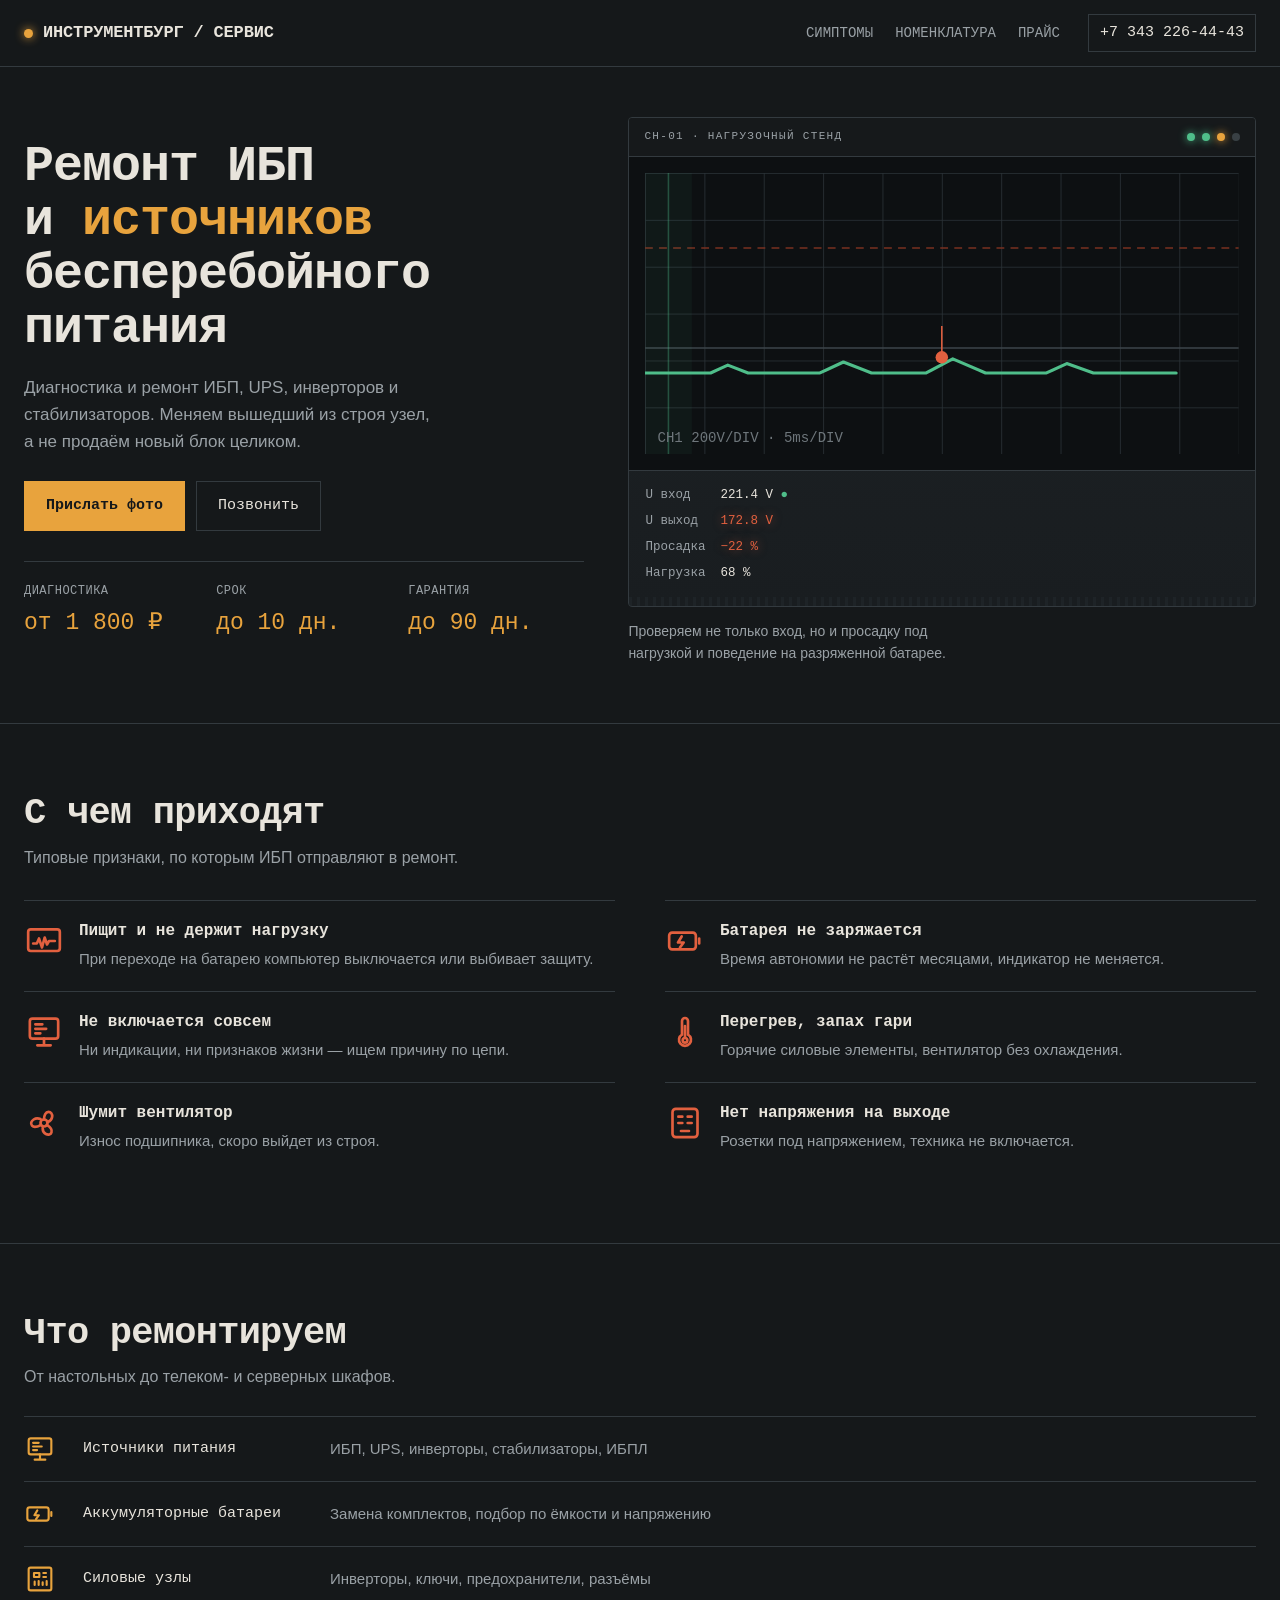
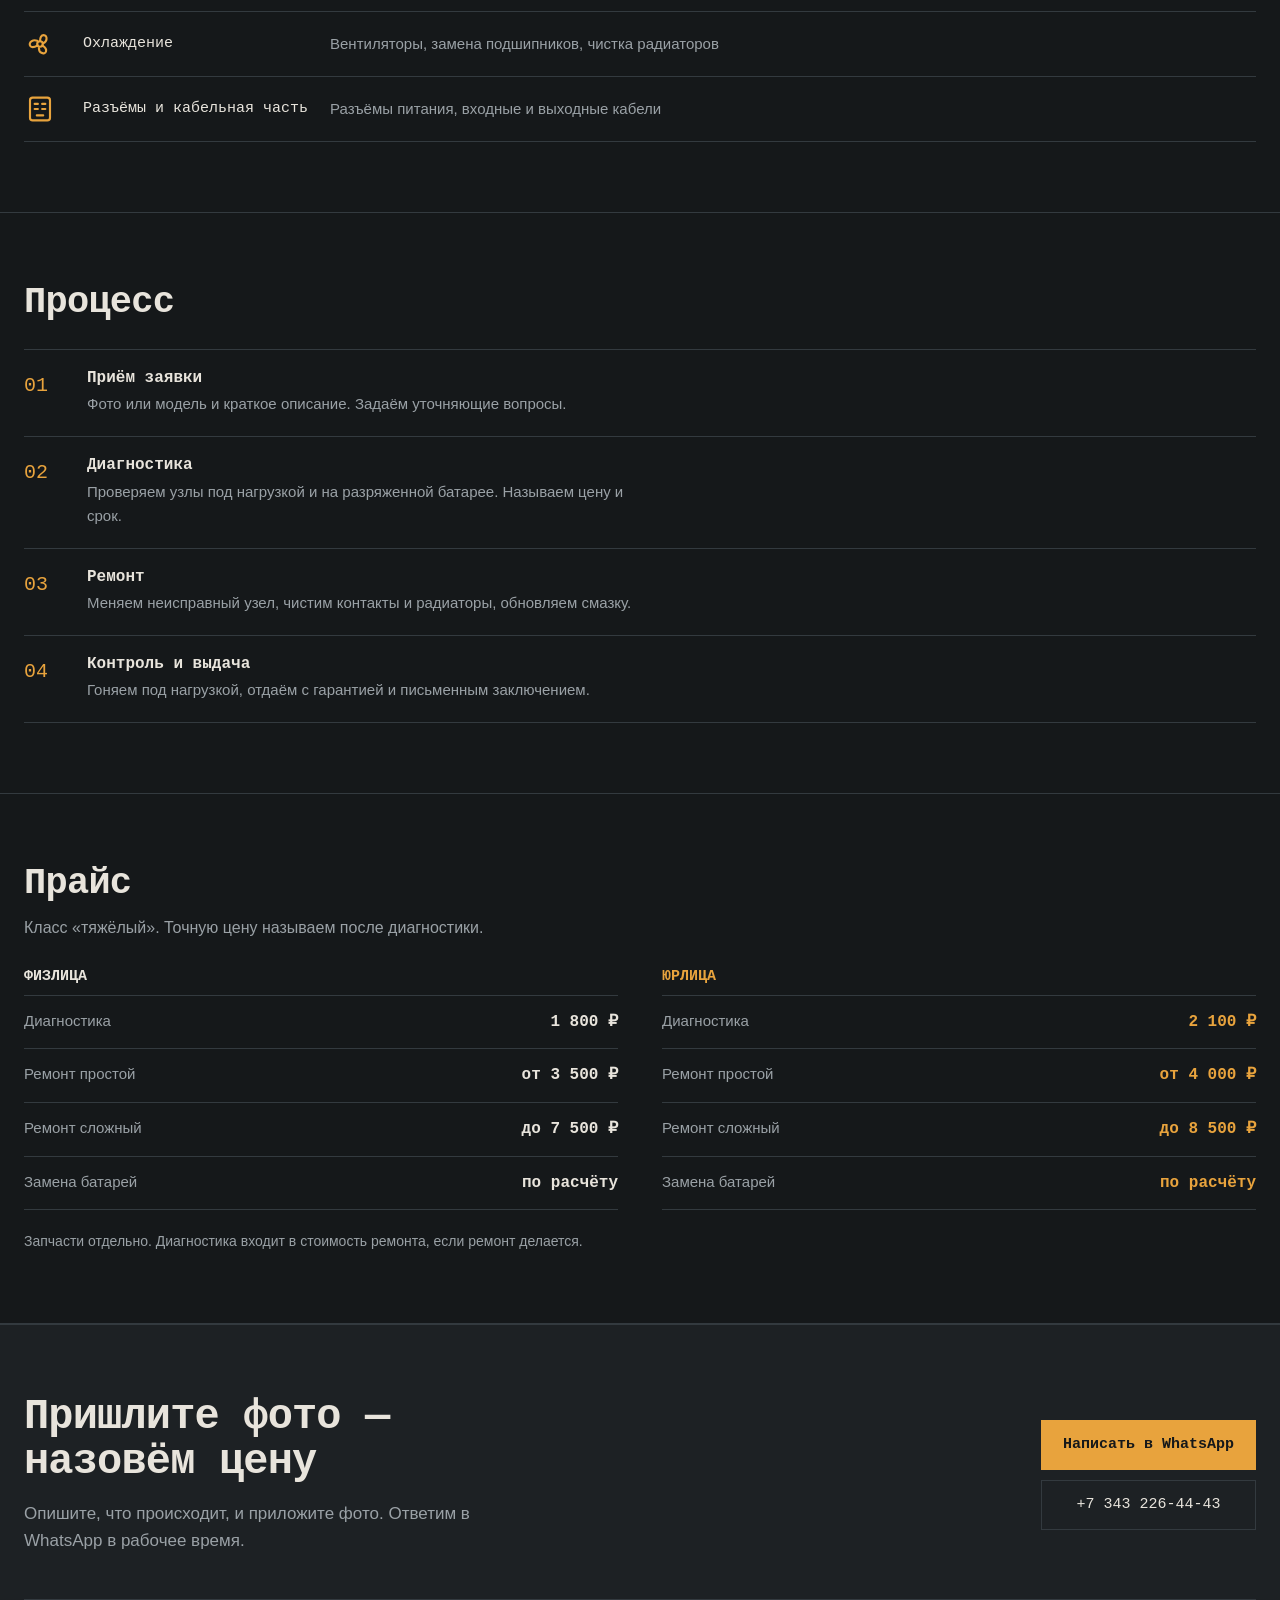
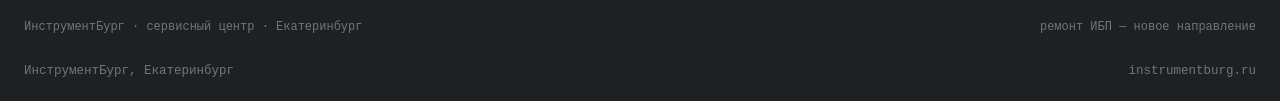
<file: sketches/002-dark-console/index.html>
<!doctype html>
<html lang="ru">
<head>
<meta charset="utf-8">
<meta name="viewport" content="width=device-width, initial-scale=1">
<title>Приборная стойка — вариант B</title>
<style>
*{box-sizing:border-box;margin:0;padding:0}
:root{
  --chassis:#15181A; --panel:#1D2124; --panel2:#252A2E;
  --edge:#333A3F; --ink:#E8E4DC; --mute:#9AA1A6;
  --amber:#E8A33D; --green:#4FBE8A; --red:#E2603F;
}
body{
  font:400 17px/1.6 -apple-system,BlinkMacSystemFont,"Segoe UI",Roboto,Arial,sans-serif;
  background:var(--chassis); color:var(--ink); -webkit-font-smoothing:antialiased;
}
h1,h2,h3{font-family:ui-monospace,"SF Mono",Menlo,Consolas,monospace;line-height:1.08;font-weight:600}
ul,ol{list-style:none;padding:0}a{color:inherit}
.wrap{width:min(100% - 48px,1240px);margin-inline:auto}
.mono{font-family:ui-monospace,"SF Mono",Menlo,Consolas,monospace;font-variant-numeric:tabular-nums}

.r{opacity:0;transform:translateY(12px);animation:rise .55s cubic-bezier(.2,.7,.25,1) forwards}
@keyframes rise{to{opacity:1;transform:none}}
.d1{animation-delay:.05s}.d2{animation-delay:.13s}.d3{animation-delay:.21s}
.d4{animation-delay:.29s}.d5{animation-delay:.37s}.d6{animation-delay:.45s}

header{border-bottom:1px solid var(--edge);background:var(--chassis);position:sticky;top:0;z-index:20}
.hd{display:flex;align-items:center;gap:28px;min-height:66px}
.logo{font-family:ui-monospace,monospace;font-size:17px;font-weight:600;display:flex;align-items:center;gap:10px;margin-right:auto;letter-spacing:-.01em}
.dot{width:9px;height:9px;border-radius:50%;background:var(--amber);box-shadow:0 0 10px var(--amber);animation:breathe 2.8s ease-in-out infinite}
@keyframes breathe{0%,100%{opacity:1}50%{opacity:.4}}
nav{display:flex;gap:22px}
nav a{font-size:14px;color:var(--mute);text-decoration:none;font-family:ui-monospace,monospace;transition:color .15s}
nav a:hover{color:var(--ink)}
.tel{font-family:ui-monospace,monospace;font-size:15px;text-decoration:none;border:1px solid var(--edge);padding:6px 11px;white-space:nowrap;transition:border-color .15s,background .15s}
.tel:hover{border-color:var(--amber);background:#1E2326}

/* ── приборная стойка ── */
.hero{padding:50px 0 58px}
.rack{display:grid;grid-template-columns:1fr 1.12fr;gap:44px;align-items:center}
h1{font-size:clamp(31px,4.2vw,50px);letter-spacing:-.02em}
h1 .hl{color:var(--amber)}
.lead{margin-top:18px;color:var(--mute);font-size:17px;max-width:44ch}
.acts{display:flex;gap:11px;margin-top:26px;flex-wrap:wrap}
.btn{display:inline-flex;align-items:center;justify-content:center;min-height:50px;padding:12px 21px;
  font-family:ui-monospace,monospace;font-size:15px;text-decoration:none;cursor:pointer;white-space:nowrap;
  border:1px solid var(--edge);background:transparent;color:var(--ink);
  transition:transform .15s cubic-bezier(.2,.7,.25,1),border-color .15s,background .15s}
.btn:hover{transform:translateY(-2px);border-color:var(--mute)}
.btn--k{background:var(--amber);border-color:var(--amber);color:#15181A;font-weight:600}
.btn--k:hover{background:#F0B154}
.led{display:inline-block;width:7px;height:7px;border-radius:50%;background:var(--green);
  box-shadow:0 0 8px var(--green);margin-right:9px;vertical-align:middle;animation:breathe 2.2s ease-in-out infinite}

.facts{display:grid;grid-template-columns:repeat(3,1fr);gap:16px;margin-top:30px;padding-top:20px;border-top:1px solid var(--edge)}
.facts dt{font-size:12px;color:var(--mute);font-family:ui-monospace,monospace;letter-spacing:.04em}
.facts dd{font-family:ui-monospace,monospace;font-size:23px;margin-top:4px;color:var(--amber)}

/* прибор */
.unit{border:1px solid var(--edge);background:linear-gradient(#1E2326,#191D20);border-radius:4px;overflow:hidden}
.unit__bar{display:flex;align-items:center;gap:9px;padding:10px 15px;border-bottom:1px solid var(--edge);background:#16191B}
.unit__lbl{font-family:ui-monospace,monospace;font-size:11px;color:var(--mute);letter-spacing:.12em;text-transform:uppercase}
.unit__lamps{margin-left:auto;display:flex;gap:7px}
.lamp{width:8px;height:8px;border-radius:50%}
.lamp--on{background:var(--green);box-shadow:0 0 9px var(--green);animation:breathe 1.7s ease-in-out infinite}
.lamp--w{background:var(--amber);box-shadow:0 0 9px var(--amber);animation:breathe 2.4s ease-in-out .4s infinite}
.lamp--off{background:#394044}

.crt{padding:16px;background:#0D1012}
.trace{stroke-dasharray:900;stroke-dashoffset:900;animation:draw 1.9s cubic-bezier(.3,.7,.2,1) .55s forwards,shift 3.1s linear 2.45s infinite}
@keyframes draw{to{stroke-dashoffset:0}}
@keyframes shift{0%,100%{stroke-dashoffset:0}50%{stroke-dashoffset:-15}}
.beam{animation:scan 3.1s linear infinite}
@keyframes scan{from{transform:translateX(-40px)}to{transform:translateX(400px)}}
.blip{animation:blip 1.8s ease-in-out infinite}
@keyframes blip{0%,100%{opacity:1}50%{opacity:.25}}

.readout{display:grid;grid-template-columns:auto 1fr;gap:6px 15px;padding:14px 16px;border-top:1px solid var(--edge);
  font-family:ui-monospace,monospace;font-size:12.5px}
.readout dt{color:var(--mute)}
.readout dd{color:var(--ink)}
.readout .hi{color:var(--red);text-shadow:0 0 10px rgba(226,96,63,.55)}
.unit__vents{height:9px;background:repeating-linear-gradient(90deg,#20262A 0 3px,transparent 3px 8px);opacity:.7}
.cap{margin-top:13px;font-size:14px;color:var(--mute);max-width:42ch}

section{padding:70px 0;border-bottom:1px solid var(--edge)}
h2{font-size:clamp(25px,3.1vw,37px);max-width:24ch;letter-spacing:-.02em}
.slead{margin-top:11px;color:var(--mute);max-width:64ch;font-size:16px}

.sym{margin-top:30px;display:grid;grid-template-columns:1fr 1fr;gap:0 50px}
.sym li{display:flex;gap:15px;padding:20px 0;border-top:1px solid var(--edge)}
.ico{flex:0 0 auto;width:40px;height:40px;color:var(--red)}
.ico svg{width:100%;height:100%;fill:none;stroke:currentColor;stroke-width:1.6;stroke-linecap:round;stroke-linejoin:round}
.sym h3{font-size:16px;line-height:1.3}
.sym p{margin-top:5px;color:var(--mute);font-size:15px}

.spec{margin-top:26px}
.spec li{display:grid;grid-template-columns:42px minmax(140px,230px) 1fr;align-items:center;gap:17px;padding:16px 0;border-top:1px solid var(--edge)}
.spec li:last-child{border-bottom:1px solid var(--edge)}
.spec .ico{width:32px;height:32px;color:var(--amber)}
.sname{font-family:ui-monospace,monospace;font-size:15px}
.ssub{color:var(--mute);font-size:15px}

.steps{margin-top:26px}
.steps li{display:grid;grid-template-columns:46px 1fr;gap:17px;padding:20px 0;border-top:1px solid var(--edge)}
.steps li:last-child{border-bottom:1px solid var(--edge)}
.no{font-family:ui-monospace,monospace;font-size:20px;color:var(--amber)}
.steps h3{font-size:16px}
.steps p{margin-top:5px;color:var(--mute);max-width:66ch;font-size:15px}

.pgrid{display:grid;grid-template-columns:1fr 1fr;gap:44px;margin-top:28px}
.pcol h3{font-size:15px;padding-bottom:10px;border-bottom:1px solid var(--edge);color:var(--ink)}
.pcol--k h3{color:var(--amber)}
.pcol li{display:flex;align-items:baseline;justify-content:space-between;gap:16px;padding:13px 0;border-bottom:1px solid var(--edge)}
.pcol li span{color:var(--mute);font-size:15px}
.pcol li b{font-family:ui-monospace,monospace;font-size:16px;color:var(--ink);white-space:nowrap}
.pcol--k li b{color:var(--amber)}
.pfoot{margin-top:20px;font-size:14px;color:var(--mute)}

.cta{background:var(--panel);border-bottom:0;padding:70px 0 24px;border-top:1px solid var(--edge)}
.cgrid{display:grid;grid-template-columns:1.2fr auto;gap:52px;align-items:center}
.ctitle{font-size:clamp(27px,3.5vw,42px);max-width:19ch;color:var(--ink)}
.clead{margin-top:15px;color:var(--mute);max-width:54ch}
.cacts{display:flex;flex-direction:column;gap:10px;min-width:min(100%,290px)}
.cfoot{margin-top:44px;padding-top:18px;border-top:1px solid var(--edge);display:flex;justify-content:space-between;gap:20px;flex-wrap:wrap;font-family:ui-monospace,monospace;font-size:12px;color:#6E767B}
footer{background:var(--panel);color:#6E767B;padding:0 0 24px}
.frow{display:flex;justify-content:space-between;gap:20px;flex-wrap:wrap;font-family:ui-monospace,monospace;font-size:12.5px}

@media(max-width:1000px){
  .rack{grid-template-columns:1fr;gap:38px}
  .sym{grid-template-columns:1fr}
  .cgrid{grid-template-columns:1fr}
  .cacts{min-width:0}
}
@media(max-width:640px){
  .hd{flex-wrap:wrap;row-gap:0}
  .logo{font-size:15px}
  nav{order:3;width:100%;min-width:0;gap:16px;overflow-x:auto;-webkit-overflow-scrolling:touch;
      border-top:1px solid var(--line);padding-top:9px;scrollbar-width:none}
  nav::-webkit-scrollbar{display:none}
  nav a{white-space:nowrap}
  .tel{order:2;font-size:14px;padding-bottom:1px}
  .facts{grid-template-columns:1fr;gap:11px}
  .facts>div{display:flex;align-items:baseline;justify-content:space-between;border-bottom:1px solid var(--line);padding-bottom:9px}
  .facts dd{margin-top:0}
  .spec li{grid-template-columns:auto 1fr;row-gap:5px}
  .ssub{grid-column:2}
  .pgrid{grid-template-columns:1fr}
  .sym li{grid-template-columns:1fr;gap:9px}
  .sym__k{padding-top:0}
  .cacts .btn{width:100%}
}

@media(prefers-reduced-motion:reduce){
  *,*::before,*::after{animation:none!important;transition:none!important}
  .r{opacity:1;transform:none}
  .trace{stroke-dashoffset:0}
}
</style>
</head>
<body>

<header>
  <div class="wrap hd">
    <span class="logo"><span class="dot"></span>ИНСТРУМЕНТБУРГ / СЕРВИС</span>
    <nav><a href="#sym">СИМПТОМЫ</a><a href="#scope">НОМЕНКЛАТУРА</a><a href="#price">ПРАЙС</a></nav>
    <a class="tel" href="tel:+73432264443">+7 343 226-44-43</a>
  </div>
</header>

<main>
<section class="hero">
  <div class="wrap rack">
    <div>
      <h1 class="r d1">Ремонт ИБП<br>и <span class="hl">источников</span><br>бесперебойного питания</h1>
      <p class="lead r d2">Диагностика и ремонт ИБП, UPS, инверторов и стабилизаторов. Меняем вышедший из строя узел, а не продаём новый блок целиком.</p>
      <div class="acts r d3">
        <a class="btn btn--k" href="#cta">Прислать фото</a>
        <a class="btn" href="tel:+73432264443">Позвонить</a>
      </div>
      <dl class="facts r d4">
        <div><dt>ДИАГНОСТИКА</dt><dd>от 1 800 ₽</dd></div>
        <div><dt>СРОК</dt><dd>до 10 дн.</dd></div>
        <div><dt>ГАРАНТИЯ</dt><dd>до 90 дн.</dd></div>
      </dl>
    </div>

    <div class="r d2">
      <div class="unit">
        <div class="unit__bar">
          <span class="unit__lbl">CH-01 · Нагрузочный стенд</span>
          <span class="unit__lamps"><i class="lamp lamp--on"></i><i class="lamp lamp--on"></i><i class="lamp lamp--w"></i><i class="lamp lamp--off"></i></span>
        </div>
        <div class="crt">
          <svg viewBox="0 0 380 180" style="display:block" fill="none" role="img" aria-label="Осциллограф: снятие характеристики под нагрузкой">
            <defs>
              <pattern id="gg" width="38" height="30" patternUnits="userSpaceOnUse">
                <path d="M38 0H0v30" stroke="#2A3237" stroke-width="1"/>
              </pattern>
            </defs>
            <rect width="380" height="180" fill="#0D1012"/>
            <rect width="380" height="180" fill="url(#gg)"/>
            <path d="M0 112h380" stroke="#3C454A" stroke-width="1"/>
            <path d="M0 48h380" stroke="#7A3120" stroke-width="1" stroke-dasharray="5 4"/>
            <path d="M0 128h42l11-5 13 5h46l15-7 18 7h35l17-9 21 9h39l13-6 17 6h53"
                  stroke="#4FBE8A" stroke-width="2" stroke-linecap="round" stroke-linejoin="round" class="trace"/>
            <circle cx="190" cy="118" r="4" fill="#E2603F" class="blip"/>
            <path d="M190 118v-20" stroke="#E2603F" stroke-width="1"/>
            <g class="beam">
              <rect x="0" y="0" width="30" height="180" fill="#4FBE8A" opacity=".05"/>
              <line x1="15" y1="0" x2="15" y2="180" stroke="#4FBE8A" stroke-width="1" opacity=".35"/>
            </g>
            <text x="8" y="172" font-family="ui-monospace,monospace" font-size="9" fill="#6E767B">CH1 200V/DIV · 5ms/DIV</text>
          </svg>
        </div>
        <dl class="readout">
          <dt>U вход</dt><dd>221.4 V <span style="color:#4FBE8A">●</span></dd>
          <dt>U выход</dt><dd class="hi">172.8 V</dd>
          <dt>Просадка</dt><dd class="hi">−22 %</dd>
          <dt>Нагрузка</dt><dd>68 %</dd>
        </dl>
        <div class="unit__vents"></div>
      </div>
      <p class="cap">Проверяем не только вход, но и просадку под нагрузкой и поведение на разряженной батарее.</p>
    </div>
  </div>
</section>

<section id="sym">
  <div class="wrap">
    <h2>С чем приходят</h2>
    <p class="slead">Типовые признаки, по которым ИБП отправляют в ремонт.</p>
    <ul class="sym">
      <li><span class="ico"><svg viewBox="0 0 24 24"><rect x="2.5" y="5" width="19" height="13" rx="1.6"/><path d="M5.5 13.5h2.2l1.3-3 1.8 5.4 1.6-6 1.4 4.2 1.2-2.1h3.5"/></svg></span>
        <div><h3>Пищит и не держит нагрузку</h3><p>При переходе на батарею компьютер выключается или выбивает защиту.</p></div></li>
      <li><span class="ico"><svg viewBox="0 0 24 24"><rect x="2.5" y="7" width="16" height="10" rx="1.8"/><path d="M20.5 10.5v3M10 9.3l-2.2 3.6h3.4L9 15.9"/></svg></span>
        <div><h3>Батарея не заряжается</h3><p>Время автономии не растёт месяцами, индикатор не меняется.</p></div></li>
      <li><span class="ico"><svg viewBox="0 0 24 24"><rect x="3.5" y="4" width="17" height="12" rx="1.6"/><path d="M8 20h8M12 16v4M6.8 7.4h4.2M6.8 10.1h6.5M6.8 12.8h3"/></svg></span>
        <div><h3>Не включается совсем</h3><p>Ни индикации, ни признаков жизни — ищем причину по цепи.</p></div></li>
      <li><span class="ico"><svg viewBox="0 0 24 24"><path d="M13.8 13.6V5.4a1.8 1.8 0 0 0-3.6 0v8.2a3.6 3.6 0 1 0 3.6 0z"/><path d="M12 8.4v6.4"/><circle cx="12" cy="17" r="1.4"/></svg></span>
        <div><h3>Перегрев, запах гари</h3><p>Горячие силовые элементы, вентилятор без охлаждения.</p></div></li>
      <li><span class="ico"><svg viewBox="0 0 24 24"><circle cx="12" cy="12" r="2.1"/><path d="M12 9.9c0-2.6 1-4.6 2.7-4.6 1.4 0 2.4 1.3 2.2 3-.2 1.6-1.3 2.6-2.6 3.1M13.7 13.1c2.2 1.4 3.3 3 2.8 4.5-.4 1.3-1.9 1.8-3.4 1-1.4-.7-1.9-2.1-1.9-3.5M10.2 13.1c-2.3 1.3-4.2 1.9-5.4.5-1-1.2-.5-2.7 1-3.7 1.3-.9 2.8-.8 4.1-.3"/></svg></span>
        <div><h3>Шумит вентилятор</h3><p>Износ подшипника, скоро выйдет из строя.</p></div></li>
      <li><span class="ico"><svg viewBox="0 0 24 24"><rect x="4.5" y="3.5" width="15" height="17" rx="2"/><path d="M8 8.2h2.4M13.6 8.2H16M8 12h2.4M13.6 12H16M9.6 16.8h4.8"/></svg></span>
        <div><h3>Нет напряжения на выходе</h3><p>Розетки под напряжением, техника не включается.</p></div></li>
    </ul>
  </div>
</section>

<section id="scope">
  <div class="wrap">
    <h2>Что ремонтируем</h2>
    <p class="slead">От настольных до телеком- и серверных шкафов.</p>
    <ul class="spec">
      <li><span class="ico"><svg viewBox="0 0 24 24"><rect x="3.5" y="4" width="17" height="12" rx="1.6"/><path d="M8 20h8M12 16v4M6.8 7.4h4.2M6.8 10.1h6.5M6.8 12.8h3"/></svg></span>
        <span class="sname">Источники питания</span><span class="ssub">ИБП, UPS, инверторы, стабилизаторы, ИБПЛ</span></li>
      <li><span class="ico"><svg viewBox="0 0 24 24"><rect x="2.5" y="7" width="16" height="10" rx="1.8"/><path d="M20.5 10.5v3M10 9.3l-2.2 3.6h3.4L9 15.9"/></svg></span>
        <span class="sname">Аккумуляторные батареи</span><span class="ssub">Замена комплектов, подбор по ёмкости и напряжению</span></li>
      <li><span class="ico"><svg viewBox="0 0 24 24"><rect x="3.5" y="3.5" width="17" height="17" rx="1.4"/><path d="M7.5 7.5h4v3h-4zM14.5 7.5h2M14.5 10.5h2M8 14v2.5M11 13.5v3M14 14.5v2M17 13.5v3"/></svg></span>
        <span class="sname">Силовые узлы</span><span class="ssub">Инверторы, ключи, предохранители, разъёмы</span></li>
      <li><span class="ico"><svg viewBox="0 0 24 24"><circle cx="12" cy="12" r="2.1"/><path d="M12 9.9c0-2.6 1-4.6 2.7-4.6 1.4 0 2.4 1.3 2.2 3-.2 1.6-1.3 2.6-2.6 3.1M13.7 13.1c2.2 1.4 3.3 3 2.8 4.5-.4 1.3-1.9 1.8-3.4 1-1.4-.7-1.9-2.1-1.9-3.5M10.2 13.1c-2.3 1.3-4.2 1.9-5.4.5-1-1.2-.5-2.7 1-3.7 1.3-.9 2.8-.8 4.1-.3"/></svg></span>
        <span class="sname">Охлаждение</span><span class="ssub">Вентиляторы, замена подшипников, чистка радиаторов</span></li>
      <li><span class="ico"><svg viewBox="0 0 24 24"><rect x="4.5" y="3.5" width="15" height="17" rx="2"/><path d="M8 8.2h2.4M13.6 8.2H16M8 12h2.4M13.6 12H16M9.6 16.8h4.8"/></svg></span>
        <span class="sname">Разъёмы и кабельная часть</span><span class="ssub">Разъёмы питания, входные и выходные кабели</span></li>
    </ul>
  </div>
</section>

<section>
  <div class="wrap">
    <h2>Процесс</h2>
    <ol class="steps">
      <li><span class="no">01</span><div><h3>Приём заявки</h3><p>Фото или модель и краткое описание. Задаём уточняющие вопросы.</p></div></li>
      <li><span class="no">02</span><div><h3>Диагностика</h3><p>Проверяем узлы под нагрузкой и на разряженной батарее. Называем цену и срок.</p></div></li>
      <li><span class="no">03</span><div><h3>Ремонт</h3><p>Меняем неисправный узел, чистим контакты и радиаторы, обновляем смазку.</p></div></li>
      <li><span class="no">04</span><div><h3>Контроль и выдача</h3><p>Гоняем под нагрузкой, отдаём с гарантией и письменным заключением.</p></div></li>
    </ol>
  </div>
</section>

<section id="price">
  <div class="wrap">
    <h2>Прайс</h2>
    <p class="slead">Класс «тяжёлый». Точную цену называем после диагностики.</p>
    <div class="pgrid">
      <div class="pcol"><h3>ФИЗЛИЦА</h3><ul>
        <li><span>Диагностика</span><b>1 800 ₽</b></li>
        <li><span>Ремонт простой</span><b>от 3 500 ₽</b></li>
        <li><span>Ремонт сложный</span><b>до 7 500 ₽</b></li>
        <li><span>Замена батарей</span><b>по расчёту</b></li></ul></div>
      <div class="pcol pcol--k"><h3>ЮРЛИЦА</h3><ul>
        <li><span>Диагностика</span><b>2 100 ₽</b></li>
        <li><span>Ремонт простой</span><b>от 4 000 ₽</b></li>
        <li><span>Ремонт сложный</span><b>до 8 500 ₽</b></li>
        <li><span>Замена батарей</span><b>по расчёту</b></li></ul></div>
    </div>
    <p class="pfoot">Запчасти отдельно. Диагностика входит в стоимость ремонта, если ремонт делается.</p>
  </div>
</section>

<section class="cta" id="cta">
  <div class="wrap">
    <div class="cgrid">
      <div><h2 class="ctitle">Пришлите фото — назовём цену</h2>
        <p class="clead">Опишите, что происходит, и приложите фото. Ответим в WhatsApp в рабочее время.</p></div>
      <div class="cacts">
        <a class="btn btn--k" href="https://wa.me/73432264443?text=%D0%97%D0%B4%D1%80%D0%B0%D0%B2%D1%81%D1%82%D0%B2%D1%83%D0%B9%D1%82%D0%B5%2C%20%D1%80%D0%B5%D0%BC%D0%BE%D0%BD%D1%82%20%D0%98%D0%91%D0%9F.%20%D0%9F%D1%80%D0%B8%D1%88%D0%BB%D1%8E%20%D1%84%D0%BE%D1%82%D0%BE%20%D0%B8%20%D0%BE%D0%BF%D0%B8%D1%81%D0%B0%D0%BD%D0%B8%D0%B5.">Написать в WhatsApp</a>
        <a class="btn" href="tel:+73432264443">+7 343 226-44-43</a>
      </div>
    </div>
    <div class="cfoot"><span>ИнструментБург · сервисный центр · Екатеринбург</span><span>ремонт ИБП — новое направление</span></div>
  </div>
</section>
</main>

<footer><div class="wrap frow"><span>ИнструментБург, Екатеринбург</span><span>instrumentburg.ru</span></div></footer>
</body>
</html>
</file>
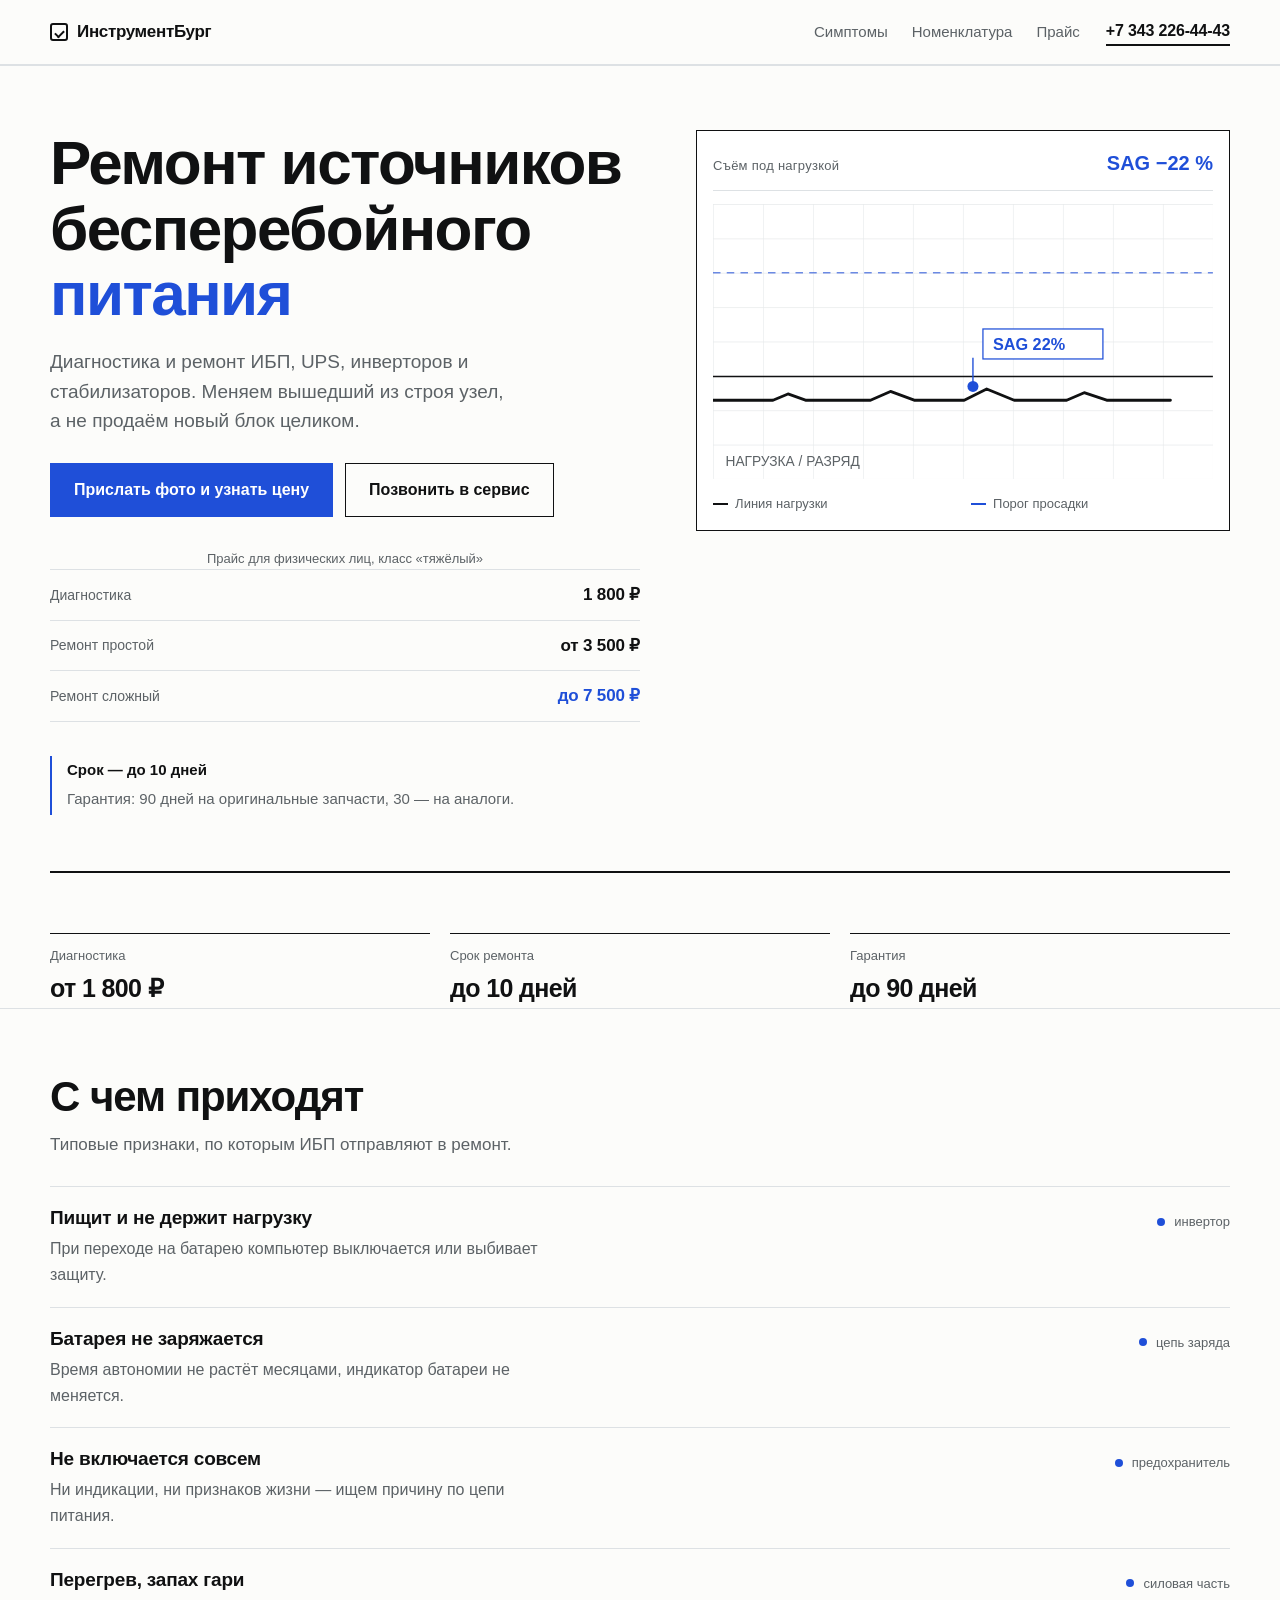
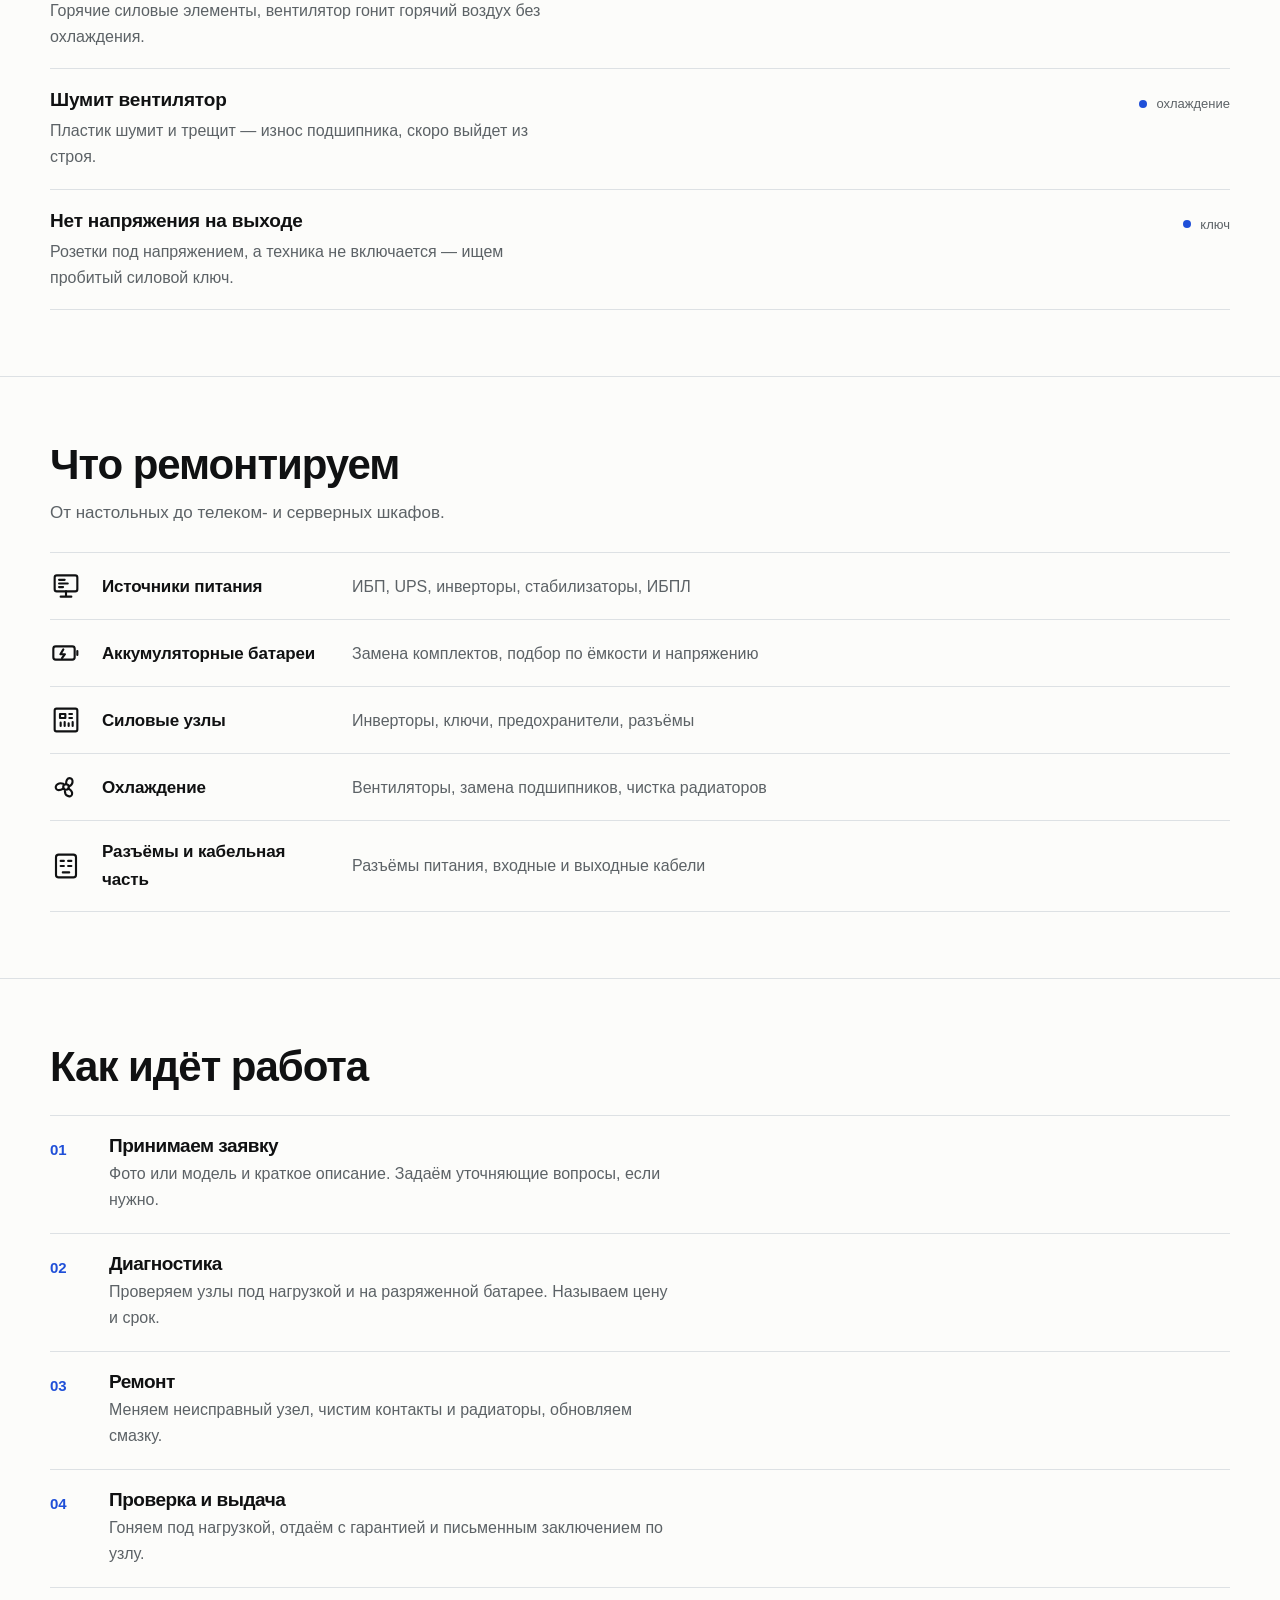
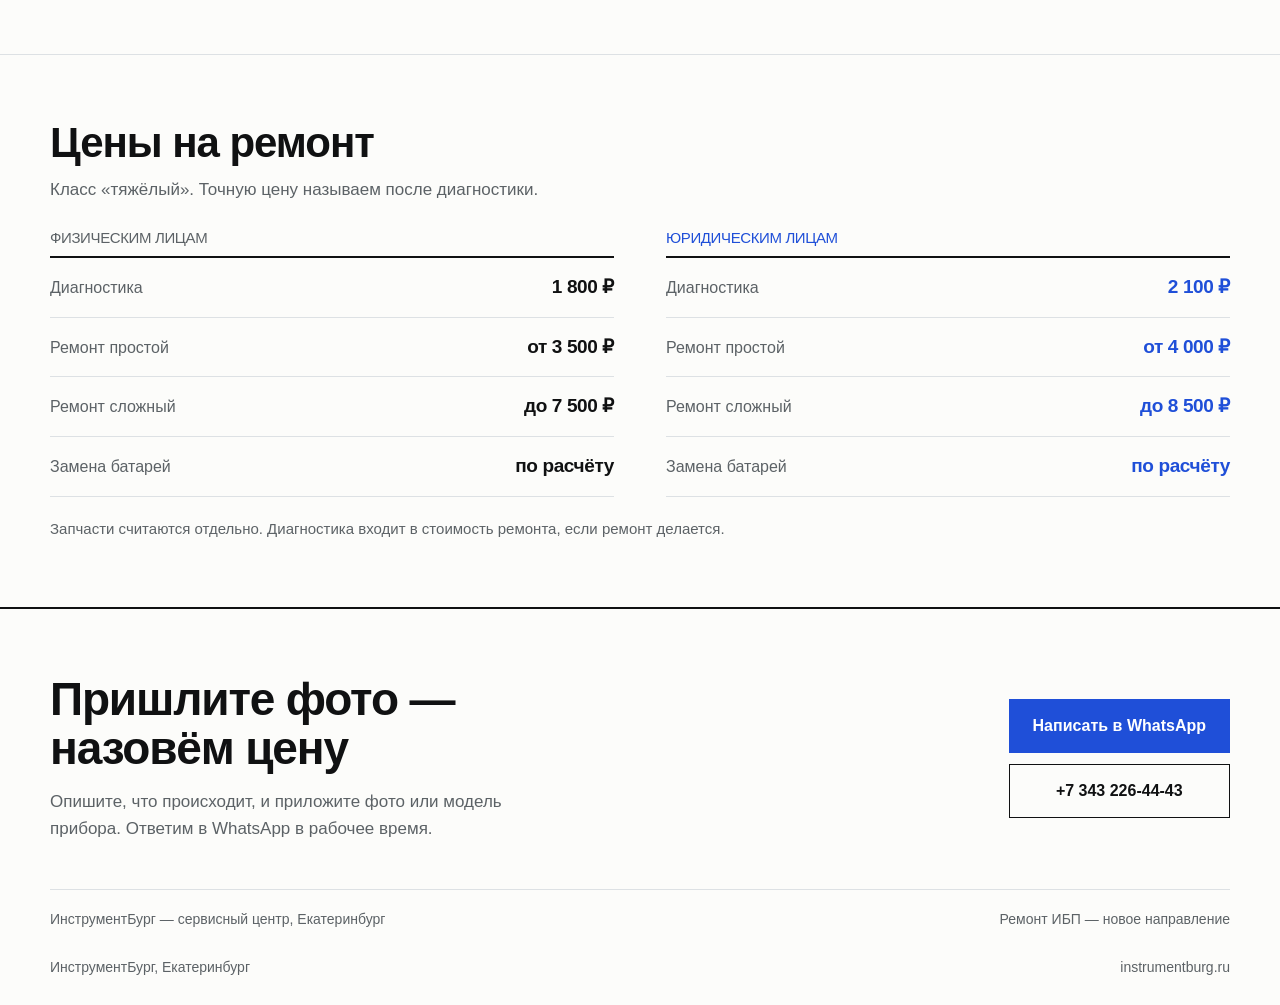
<file: sketches/003-split-spec/index.html>
<!doctype html>
<html lang="ru">
<head>
<meta charset="utf-8">
<meta name="viewport" content="width=device-width, initial-scale=1">
<title>Разворот мануала — вариант C</title>
<style>
*{box-sizing:border-box;margin:0;padding:0}
:root{
  --paper:#FCFCFA; --ink:#101112; --mute:#5C6266;
  --blue:#1F4FD8; --line:#DDE1E4; --hair:#101112;
}
body{
  font:400 17px/1.62 -apple-system,BlinkMacSystemFont,"Segoe UI",Roboto,Arial,sans-serif;
  background:var(--paper);color:var(--ink);-webkit-font-smoothing:antialiased;
}
h1,h2,h3{font-weight:650;line-height:1.06;letter-spacing:-.025em}
ul,ol{list-style:none;padding:0}a{color:inherit}
.wrap{width:min(100% - 48px,1180px);margin-inline:auto}

/* линейки, которые прочерчиваются при появлении */
.bar{height:2px;background:var(--hair);transform:scaleX(0);transform-origin:left;
  animation:draw .8s cubic-bezier(.2,.8,.25,1) forwards}
@keyframes draw{to{transform:scaleX(1)}}
.fade{opacity:0;transform:translateY(10px);animation:rise .55s cubic-bezier(.2,.8,.25,1) forwards}
@keyframes rise{to{opacity:1;transform:none}}
.d1{animation-delay:.08s}.d2{animation-delay:.16s}.d3{animation-delay:.24s}
.d4{animation-delay:.32s}.d5{animation-delay:.4s}.d6{animation-delay:.48s}

header{border-bottom:1px solid var(--line);background:var(--paper);position:sticky;top:0;z-index:20}
.hd{display:flex;align-items:center;gap:26px;min-height:64px}
.logo{font-size:17px;font-weight:700;letter-spacing:-.02em;display:flex;align-items:center;gap:9px;margin-right:auto}
.tick{width:18px;height:18px;border:2px solid var(--ink);border-radius:3px;position:relative;flex:0 0 auto}
.tick::after{content:"";position:absolute;left:3px;top:5px;width:7px;height:4px;
  border-left:2px solid var(--ink);border-bottom:2px solid var(--ink);transform:rotate(-45deg)}
nav{display:flex;gap:24px}
nav a{font-size:15px;color:var(--mute);text-decoration:none}
nav a:hover{color:var(--ink)}
.tel{font-size:16px;font-weight:600;text-decoration:none;letter-spacing:-.01em;white-space:nowrap;
  border-bottom:2px solid var(--ink);padding-bottom:1px}
.tel:hover{color:var(--blue);border-color:var(--blue)}

/* ── герой: как разворот ── */
.hero{padding:64px 0 0}
.hgrid{display:grid;grid-template-columns:1.05fr .95fr;gap:56px;align-items:start}
h1{font-size:clamp(36px,5vw,62px)}
h1 .b{color:var(--blue)}
.lead{margin-top:20px;font-size:19px;color:var(--mute);max-width:44ch;line-height:1.55}
.acts{display:flex;gap:12px;margin-top:28px;flex-wrap:wrap}
.btn{display:inline-flex;align-items:center;justify-content:center;min-height:52px;padding:13px 23px;
  font-size:16px;font-weight:600;text-decoration:none;cursor:pointer;white-space:nowrap;
  border:1.5px solid var(--hair);transition:transform .16s cubic-bezier(.2,.8,.25,1),background .16s,color .16s}
.btn:hover{transform:translateY(-2px)}
.btn--k{background:var(--blue);border-color:var(--blue);color:#fff}
.btn--k:hover{background:#173CB0}

/* счётчик цен */
table{width:100%;border-collapse:collapse;margin-top:22px;font-variant-numeric:tabular-nums}
tr{border-top:1px solid var(--line)}
tr:last-child{border-bottom:1px solid var(--line)}
th,td{text-align:left;padding:11px 0}
th{font-size:14px;font-weight:500;color:var(--mute)}
td{font-size:17px;font-weight:650;text-align:right;letter-spacing:-.01em}
tr.hi td{color:var(--blue)}
.tcap{margin-top:9px;font-size:13px;color:var(--mute)}

.note{border-left:2px solid var(--blue);padding:2px 0 2px 15px;margin-top:34px}
.note b{display:block;font-size:15px;margin-bottom:3px}
.note span{font-size:15px;color:var(--mute)}

.facts{display:grid;grid-template-columns:repeat(3,1fr);gap:20px;margin-top:40px;padding-top:20px}
.facts div{border-top:1px solid var(--hair);padding-top:11px}
.facts dt{font-size:13px;color:var(--mute)}
.facts dd{font-size:25px;font-weight:650;letter-spacing:-.025em;margin-top:2px}

/* живая мини-схема справа */
.viz{border:1.5px solid var(--hair);background:#fff;padding:16px}
.viz__hd{display:flex;align-items:baseline;justify-content:space-between;gap:12px;
  padding-bottom:11px;margin-bottom:13px;border-bottom:1px solid var(--line)}
.viz__t{font-size:13px;color:var(--mute);letter-spacing:.02em}
.viz__v{font-size:20px;font-weight:700;color:var(--blue);font-variant-numeric:tabular-nums}
.line{stroke-dasharray:820;stroke-dashoffset:820;animation:draw2 1.8s cubic-bezier(.3,.75,.2,1) .6s forwards,flow 2.9s linear 2.4s infinite}
@keyframes draw2{to{stroke-dashoffset:0}}
@keyframes flow{0%,100%{stroke-dashoffset:0}50%{stroke-dashoffset:-14}}
.blip{animation:blip 1.7s ease-in-out infinite}
@keyframes blip{0%,100%{opacity:1}50%{opacity:.2}}
.legend{display:grid;grid-template-columns:1fr 1fr;gap:7px 16px;margin-top:14px;font-size:13px;color:var(--mute)}
.legend div{display:flex;align-items:center;gap:7px}
.sw{width:15px;height:2.5px;flex:0 0 auto}

section{padding:66px 0;border-top:1px solid var(--line)}
h2{font-size:clamp(28px,3.6vw,42px);max-width:22ch}
.slead{margin-top:11px;color:var(--mute);max-width:62ch}

/* симптомы: строки с прогресс-индикацией слева */
.sym{margin-top:28px}
.sym li{display:grid;grid-template-columns:minmax(0,1fr) auto;gap:22px;align-items:start;
  padding:19px 0;border-top:1px solid var(--line)}
.sym li:last-child{border-bottom:1px solid var(--line)}
.sym__q{font-size:19px;font-weight:600;letter-spacing:-.01em;line-height:1.3}
.sym__d{margin-top:5px;font-size:16px;color:var(--mute);max-width:58ch}
.sym__k{display:flex;align-items:center;gap:9px;font-size:13px;color:var(--mute);white-space:nowrap;padding-top:5px}
.dot{width:8px;height:8px;border-radius:50%;background:var(--blue);flex:0 0 auto;
  animation:pulse 2.4s ease-in-out infinite}
@keyframes pulse{0%,100%{transform:scale(1);opacity:1}50%{transform:scale(1.5);opacity:.45}}

/* номенклатура */
.spec{margin-top:26px}
.spec li{display:grid;grid-template-columns:auto minmax(140px,230px) 1fr;align-items:center;gap:20px;
  padding:17px 0;border-top:1px solid var(--line)}
.spec li:last-child{border-bottom:1px solid var(--line)}
.sico{width:32px;height:32px;color:var(--ink)}
.sico svg{width:100%;height:100%;fill:none;stroke:currentColor;stroke-width:1.6;stroke-linecap:round;stroke-linejoin:round}
.sname{font-size:17px;font-weight:600;letter-spacing:-.01em}
.ssub{font-size:16px;color:var(--mute)}

.steps{margin-top:26px}
.steps li{display:grid;grid-template-columns:40px 1fr;gap:19px;padding:20px 0;border-top:1px solid var(--line)}
.steps li:last-child{border-bottom:1px solid var(--line)}
.no{font-size:15px;font-weight:700;color:var(--blue);font-variant-numeric:tabular-nums;padding-top:2px}
.steps h3{font-size:19px}
.steps p{margin-top:5px;color:var(--mute);max-width:64ch;font-size:16px}

.pgrid{display:grid;grid-template-columns:1fr 1fr;gap:52px;margin-top:26px}
.pcol h3{font-size:15px;color:var(--mute);font-weight:500;padding-bottom:10px;border-bottom:2px solid var(--hair)}
.pcol--k h3{color:var(--blue)}
.pcol li{display:flex;align-items:baseline;justify-content:space-between;gap:16px;padding:14px 0;border-bottom:1px solid var(--line)}
.pcol li span{font-size:16px;color:var(--mute)}
.pcol li b{font-size:19px;font-weight:700;white-space:nowrap;font-variant-numeric:tabular-nums;letter-spacing:-.02em}
.pcol--k li b{color:var(--blue)}
.pfoot{margin-top:20px;font-size:15px;color:var(--mute)}

.cta{border-top:2px solid var(--hair);padding:66px 0 26px;background:var(--paper)}
.cgrid{display:grid;grid-template-columns:1.2fr auto;gap:52px;align-items:center}
.ctitle{font-size:clamp(29px,3.8vw,46px);max-width:19ch}
.clead{margin-top:15px;color:var(--mute);max-width:52ch}
.cacts{display:flex;flex-direction:column;gap:11px;min-width:min(100%,300px)}
.cfoot{margin-top:46px;padding-top:18px;border-top:1px solid var(--line);display:flex;justify-content:space-between;
  gap:20px;flex-wrap:wrap;font-size:14px;color:var(--mute)}
footer{padding:0 0 26px;background:var(--paper)}
.frow{display:flex;justify-content:space-between;gap:20px;flex-wrap:wrap;font-size:14px;color:var(--mute)}

@media(max-width:1000px){
  .hgrid{grid-template-columns:1fr;gap:42px}
  .pgrid,.cgrid{grid-template-columns:1fr}
  .cacts{min-width:0}
}
@media(max-width:640px){
  .hd{flex-wrap:wrap;row-gap:0}
  .logo{font-size:15px}
  nav{order:3;width:100%;min-width:0;gap:16px;overflow-x:auto;-webkit-overflow-scrolling:touch;
      border-top:1px solid var(--line);padding-top:9px;scrollbar-width:none}
  nav::-webkit-scrollbar{display:none}
  nav a{white-space:nowrap}
  .tel{order:2;font-size:14px;padding-bottom:1px}
  .facts{grid-template-columns:1fr;gap:11px}
  .facts>div{display:flex;align-items:baseline;justify-content:space-between;border-bottom:1px solid var(--line);padding-bottom:9px}
  .facts dd{margin-top:0}
  .spec li{grid-template-columns:auto 1fr;row-gap:5px}
  .ssub{grid-column:2}
  .pgrid{grid-template-columns:1fr}
  .sym li{grid-template-columns:1fr;gap:9px}
  .sym__k{padding-top:0}
  .cacts .btn{width:100%}
}

@media(prefers-reduced-motion:reduce){
  *,*::before,*::after{animation:none!important;transition:none!important}
  .bar{transform:none}.fade{opacity:1;transform:none}.line{stroke-dashoffset:0}.dot{transform:none}
}
</style>
</head>
<body>

<header>
  <div class="wrap hd">
    <span class="logo"><span class="tick"></span>ИнструментБург</span>
    <nav><a href="#sym">Симптомы</a><a href="#scope">Номенклатура</a><a href="#price">Прайс</a></nav>
    <a class="tel" href="tel:+73432264443">+7 343 226-44-43</a>
  </div>
</header>

<main>
<section class="hero">
  <div class="wrap">
    <div class="hgrid">
      <div>
        <h1 class="fade d1">Ремонт источников<br>бесперебойного <span class="b">питания</span></h1>
        <p class="lead fade d2">Диагностика и ремонт ИБП, UPS, инверторов и стабилизаторов. Меняем вышедший из строя узел, а не продаём новый блок целиком.</p>
        <div class="acts fade d3">
          <a class="btn btn--k" href="#cta">Прислать фото и узнать цену</a>
          <a class="btn" href="tel:+73432264443">Позвонить в сервис</a>
        </div>

        <table class="fade d4">
          <caption class="tcap">Прайс для физических лиц, класс «тяжёлый»</caption>
          <tbody>
            <tr><th scope="row">Диагностика</th><td>1 800 ₽</td></tr>
            <tr><th scope="row">Ремонт простой</th><td>от 3 500 ₽</td></tr>
            <tr class="hi"><th scope="row">Ремонт сложный</th><td>до 7 500 ₽</td></tr>
          </tbody>
        </table>

        <div class="note fade d5">
          <b>Срок — до 10 дней</b>
          <span>Гарантия: 90 дней на оригинальные запчасти, 30 — на аналоги.</span>
        </div>
      </div>

      <div class="fade d2">
        <div class="viz">
          <div class="viz__hd"><span class="viz__t">Съём под нагрузкой</span><span class="viz__v">SAG −22 %</span></div>
          <svg viewBox="0 0 400 220" style="display:block" fill="none" role="img" aria-label="График просадки напряжения под нагрузкой">
            <defs>
              <pattern id="vg" width="40" height="27.5" patternUnits="userSpaceOnUse">
                <path d="M40 0H0v27.5" stroke="#E7EAEC" stroke-width="1"/>
              </pattern>
            </defs>
            <rect width="400" height="220" fill="#fff"/>
            <rect width="400" height="220" fill="url(#vg)"/>
            <path d="M0 138h400" stroke="#101112" stroke-width="1.3"/>
            <path d="M0 55h400" stroke="#1F4FD8" stroke-width="1.2" stroke-dasharray="6 5" opacity=".65"/>
            <path d="M0 157h48l12-5 14 5h52l16-7 19 7h40l18-9 22 9h42l14-6 18 6h51"
                  stroke="#101112" stroke-width="2.3" stroke-linecap="round" stroke-linejoin="round" class="line"/>
            <circle cx="208" cy="146" r="4.4" fill="#1F4FD8" class="blip"/>
            <path d="M208 146v-23" stroke="#1F4FD8" stroke-width="1.1"/>
            <rect x="216" y="100" width="96" height="24" fill="#fff" stroke="#1F4FD8" stroke-width="1"/>
            <text x="224" y="117" font-family="-apple-system,sans-serif" font-size="13" font-weight="600" fill="#1F4FD8">SAG 22%</text>
            <text x="10" y="210" font-family="-apple-system,sans-serif" font-size="11" fill="#5C6266">НАГРУЗКА / РАЗРЯД</text>
          </svg>
          <div class="legend">
            <div><span class="sw" style="background:#101112"></span>Линия нагрузки</div>
            <div><span class="sw" style="background:#1F4FD8"></span>Порог просадки</div>
          </div>
        </div>
      </div>
    </div>

    <div class="bar" style="margin-top:56px"></div>
    <dl class="facts fade d6">
      <div><dt>Диагностика</dt><dd>от 1 800 ₽</dd></div>
      <div><dt>Срок ремонта</dt><dd>до 10 дней</dd></div>
      <div><dt>Гарантия</dt><dd>до 90 дней</dd></div>
    </dl>
  </div>
</section>

<section id="sym">
  <div class="wrap">
    <h2>С чем приходят</h2>
    <p class="slead">Типовые признаки, по которым ИБП отправляют в ремонт.</p>
    <ul class="sym">
      <li>
        <div><div class="sym__q">Пищит и не держит нагрузку</div><div class="sym__d">При переходе на батарею компьютер выключается или выбивает защиту.</div></div>
        <div class="sym__k"><span class="dot"></span>инвертор</div>
      </li>
      <li>
        <div><div class="sym__q">Батарея не заряжается</div><div class="sym__d">Время автономии не растёт месяцами, индикатор батареи не меняется.</div></div>
        <div class="sym__k"><span class="dot"></span>цепь заряда</div>
      </li>
      <li>
        <div><div class="sym__q">Не включается совсем</div><div class="sym__d">Ни индикации, ни признаков жизни — ищем причину по цепи питания.</div></div>
        <div class="sym__k"><span class="dot"></span>предохранитель</div>
      </li>
      <li>
        <div><div class="sym__q">Перегрев, запах гари</div><div class="sym__d">Горячие силовые элементы, вентилятор гонит горячий воздух без охлаждения.</div></div>
        <div class="sym__k"><span class="dot"></span>силовая часть</div>
      </li>
      <li>
        <div><div class="sym__q">Шумит вентилятор</div><div class="sym__d">Пластик шумит и трещит — износ подшипника, скоро выйдет из строя.</div></div>
        <div class="sym__k"><span class="dot"></span>охлаждение</div>
      </li>
      <li>
        <div><div class="sym__q">Нет напряжения на выходе</div><div class="sym__d">Розетки под напряжением, а техника не включается — ищем пробитый силовой ключ.</div></div>
        <div class="sym__k"><span class="dot"></span>ключ</div>
      </li>
    </ul>
  </div>
</section>

<section id="scope">
  <div class="wrap">
    <h2>Что ремонтируем</h2>
    <p class="slead">От настольных до телеком- и серверных шкафов.</p>
    <ul class="spec">
      <li><span class="sico"><svg viewBox="0 0 24 24"><rect x="3.5" y="4" width="17" height="12" rx="1.6"/><path d="M8 20h8M12 16v4M6.8 7.4h4.2M6.8 10.1h6.5M6.8 12.8h3"/></svg></span>
        <span class="sname">Источники питания</span><span class="ssub">ИБП, UPS, инверторы, стабилизаторы, ИБПЛ</span></li>
      <li><span class="sico"><svg viewBox="0 0 24 24"><rect x="2.5" y="7" width="16" height="10" rx="1.8"/><path d="M20.5 10.5v3M10 9.3l-2.2 3.6h3.4L9 15.9"/></svg></span>
        <span class="sname">Аккумуляторные батареи</span><span class="ssub">Замена комплектов, подбор по ёмкости и напряжению</span></li>
      <li><span class="sico"><svg viewBox="0 0 24 24"><rect x="3.5" y="3.5" width="17" height="17" rx="1.4"/><path d="M7.5 7.5h4v3h-4zM14.5 7.5h2M14.5 10.5h2M8 14v2.5M11 13.5v3M14 14.5v2M17 13.5v3"/></svg></span>
        <span class="sname">Силовые узлы</span><span class="ssub">Инверторы, ключи, предохранители, разъёмы</span></li>
      <li><span class="sico"><svg viewBox="0 0 24 24"><circle cx="12" cy="12" r="2.1"/><path d="M12 9.9c0-2.6 1-4.6 2.7-4.6 1.4 0 2.4 1.3 2.2 3-.2 1.6-1.3 2.6-2.6 3.1M13.7 13.1c2.2 1.4 3.3 3 2.8 4.5-.4 1.3-1.9 1.8-3.4 1-1.4-.7-1.9-2.1-1.9-3.5M10.2 13.1c-2.3 1.3-4.2 1.9-5.4.5-1-1.2-.5-2.7 1-3.7 1.3-.9 2.8-.8 4.1-.3"/></svg></span>
        <span class="sname">Охлаждение</span><span class="ssub">Вентиляторы, замена подшипников, чистка радиаторов</span></li>
      <li><span class="sico"><svg viewBox="0 0 24 24"><rect x="4.5" y="3.5" width="15" height="17" rx="2"/><path d="M8 8.2h2.4M13.6 8.2H16M8 12h2.4M13.6 12H16M9.6 16.8h4.8"/></svg></span>
        <span class="sname">Разъёмы и кабельная часть</span><span class="ssub">Разъёмы питания, входные и выходные кабели</span></li>
    </ul>
  </div>
</section>

<section>
  <div class="wrap">
    <h2>Как идёт работа</h2>
    <ol class="steps">
      <li><span class="no">01</span><div><h3>Принимаем заявку</h3><p>Фото или модель и краткое описание. Задаём уточняющие вопросы, если нужно.</p></div></li>
      <li><span class="no">02</span><div><h3>Диагностика</h3><p>Проверяем узлы под нагрузкой и на разряженной батарее. Называем цену и срок.</p></div></li>
      <li><span class="no">03</span><div><h3>Ремонт</h3><p>Меняем неисправный узел, чистим контакты и радиаторы, обновляем смазку.</p></div></li>
      <li><span class="no">04</span><div><h3>Проверка и выдача</h3><p>Гоняем под нагрузкой, отдаём с гарантией и письменным заключением по узлу.</p></div></li>
    </ol>
  </div>
</section>

<section id="price">
  <div class="wrap">
    <h2>Цены на ремонт</h2>
    <p class="slead">Класс «тяжёлый». Точную цену называем после диагностики.</p>
    <div class="pgrid">
      <div class="pcol"><h3>ФИЗИЧЕСКИМ ЛИЦАМ</h3><ul>
        <li><span>Диагностика</span><b>1 800 ₽</b></li>
        <li><span>Ремонт простой</span><b>от 3 500 ₽</b></li>
        <li><span>Ремонт сложный</span><b>до 7 500 ₽</b></li>
        <li><span>Замена батарей</span><b>по расчёту</b></li></ul></div>
      <div class="pcol pcol--k"><h3>ЮРИДИЧЕСКИМ ЛИЦАМ</h3><ul>
        <li><span>Диагностика</span><b>2 100 ₽</b></li>
        <li><span>Ремонт простой</span><b>от 4 000 ₽</b></li>
        <li><span>Ремонт сложный</span><b>до 8 500 ₽</b></li>
        <li><span>Замена батарей</span><b>по расчёту</b></li></ul></div>
    </div>
    <p class="pfoot">Запчасти считаются отдельно. Диагностика входит в стоимость ремонта, если ремонт делается.</p>
  </div>
</section>

<section class="cta" id="cta">
  <div class="wrap">
    <div class="cgrid">
      <div><h2 class="ctitle">Пришлите фото — назовём цену</h2>
        <p class="clead">Опишите, что происходит, и приложите фото или модель прибора. Ответим в WhatsApp в рабочее время.</p></div>
      <div class="cacts">
        <a class="btn btn--k" href="https://wa.me/73432264443?text=%D0%97%D0%B4%D1%80%D0%B0%D0%B2%D1%81%D1%82%D0%B2%D1%83%D0%B9%D1%82%D0%B5%2C%20%D1%80%D0%B5%D0%BC%D0%BE%D0%BD%D1%82%20%D0%98%D0%91%D0%9F.%20%D0%9F%D1%80%D0%B8%D1%88%D0%BB%D1%8E%20%D1%84%D0%BE%D1%82%D0%BE%20%D0%B8%20%D0%BE%D0%BF%D0%B8%D1%81%D0%B0%D0%BB%D0%B0%D0%BD%D0%B8%D0%B5.">Написать в WhatsApp</a>
        <a class="btn" href="tel:+73432264443">+7 343 226-44-43</a>
      </div>
    </div>
    <div class="cfoot"><span>ИнструментБург — сервисный центр, Екатеринбург</span><span>Ремонт ИБП — новое направление</span></div>
  </div>
</section>
</main>

<footer><div class="wrap frow"><span>ИнструментБург, Екатеринбург</span><span>instrumentburg.ru</span></div></footer>
</body>
</html>
</file>
<file: styles.css>
/* ИнструментБург — ремонт ИБП. Вариант B: приборная стойка.
   Не «тёмный шаблон», а оснастка: панели, вентиляция, светящиеся индикаторы,
   моноширинные цифры и таблица замеров. Акент — янтарный, как реальный LED. */

:root {
  --chassis: #15181a;
  --panel:   #1d2124;
  --panel-2: #252a2e;
  --edge:    #333a3f;
  --ink:     #e8e4dc;
  --mute:    #9aa1a6;
  --amber:   #e8a33d;
  --green:   #4fbe8a;
  --red:     #e2603f;

  --mono: ui-monospace, "SF Mono", "Cascadia Mono", Menlo, Consolas, monospace;
  --sans: -apple-system, BlinkMacSystemFont, "Segoe UI", Roboto, Arial, sans-serif;

  --pad: clamp(1.25rem, 5vw, 3rem);
  --ease: 150ms cubic-bezier(.2, .7, .25, 1);
}

*, *::before, *::after { box-sizing: border-box; }

html {
  -webkit-text-size-adjust: 100%;
  scroll-behavior: smooth;
  color-scheme: dark;
}

body {
  margin: 0;
  background: var(--chassis);
  color: var(--ink);
  font: 400 1.0625rem/1.6 var(--sans);
  -webkit-font-smoothing: antialiased;
  text-rendering: optimizeLegibility;
}

h1, h2, h3 {
  margin: 0;
  font-family: var(--mono);
  font-weight: 600;
  line-height: 1.08;
  letter-spacing: -.02em;
}
p { margin: 0; }
ul, ol, dl, dd { margin: 0; padding: 0; }
li { list-style: none; }
a { color: inherit; }
svg { display: block; }

:focus-visible { outline: 2.5px solid var(--amber); outline-offset: 3px; }

.wrap { width: min(100% - var(--pad) * 2, 77.5rem); margin-inline: auto; }

.skip {
  position: absolute; left: -9999px; top: 0; z-index: 99;
  background: var(--amber); color: var(--chassis); padding: .7rem 1.1rem;
  font-family: var(--mono); font-size: .9rem;
}
.skip:focus { left: 1rem; top: 1rem; }

/* Кеш GitHub Pages агрессивный: старый styles.css может прийти уже после отрисовки.
   Поэтому стартовое состояние reveal задаём инлайном в HTML — контент виден сразу.
   Стили лишь снимают инлайн после применения, поэтому эффект не теряется.
   ВАЖНО: стартовое opacity ставим только если поддерживается анимация;
   иначе (старый CSS/кеш) текст остаётся видимым. */
.noanim .rise,
.noanim .d1, .noanim .d2, .noanim .d3,
.noanim .d4, .noanim .d5, .noanim .d6 { animation: none; opacity: 1; transform: none; }
.noanim .trace { animation: shift 3.1s linear infinite; stroke-dashoffset: 0; }
/* Появление при загрузке. Важно: стартовое состояние НЕ opacity:0 в CSS.
   Если CSS не догрузился или кеш отдал старую версию, контент обязан быть виден.
   Анимация только добавляет эффект, но не прячет текст. */
.rise { animation: rise .55s var(--ease) both; }
@keyframes rise {
  from { opacity: 0; transform: translateY(12px); }
  to   { opacity: 1; transform: none; }
}
.d1 { animation-delay: .05s } .d2 { animation-delay: .13s } .d3 { animation-delay: .21s }
.d4 { animation-delay: .29s } .d5 { animation-delay: .37s } .d6 { animation-delay: .45s }

/* ─── шапка ─── */
.top {
  border-bottom: 1px solid var(--edge);
  background: var(--chassis);
  position: sticky; top: 0; z-index: 20;
}
.top__row { display: flex; align-items: center; gap: clamp(.75rem, 2vw, 1.75rem); min-height: 66px; flex-wrap: wrap; padding-block: .55rem; }
.logo {
  display: flex; align-items: center; gap: .6rem; margin-right: auto;
  font-family: var(--mono); font-size: 1.02rem; font-weight: 600; letter-spacing: -.01em;
}
.pilot {
  width: 9px; height: 9px; border-radius: 50%; flex: 0 0 auto;
  background: var(--amber); box-shadow: 0 0 10px var(--amber);
  animation: breathe 2.8s ease-in-out infinite;
}
@keyframes breathe { 0%, 100% { opacity: 1 } 50% { opacity: .4 } }
.top__nav { display: flex; gap: 1.4rem; }
.top__nav a {
  font-family: var(--mono); font-size: .82rem; color: var(--mute); text-decoration: none;
  letter-spacing: .04em; transition: color var(--ease);
}
.top__nav a:hover { color: var(--ink); }
.top__phone {
  font-family: var(--mono); font-size: .92rem; text-decoration: none; white-space: nowrap;
  border: 1px solid var(--edge); padding: .38rem .65rem;
  transition: border-color var(--ease), background var(--ease);
}
.top__phone:hover { border-color: var(--amber); background: #1e2326; }

/* ─── кнопки ─── */
.btn {
  display: inline-flex; align-items: center; justify-content: center; gap: .5rem;
  min-height: 50px; padding: .75rem 1.35rem; white-space: nowrap; cursor: pointer;
  font-family: var(--mono); font-size: .94rem; text-decoration: none;
  color: var(--ink); border: 1px solid var(--edge); background: transparent;
  transition: transform var(--ease), border-color var(--ease), background var(--ease);
}
.btn:hover { transform: translateY(-2px); border-color: var(--mute); }
.btn--key { background: var(--amber); border-color: var(--amber); color: var(--chassis); font-weight: 600; }
.btn--key:hover { background: #f0b154; border-color: #f0b154; }
.btn--lg { min-height: 58px; padding: .95rem 1.6rem; font-size: 1rem; }

/* ─── первый экран ─── */
.hero { padding-block: clamp(2.5rem, 6vw, 4.5rem) clamp(2.5rem, 6vw, 4rem); }
.hero__grid { display: grid; grid-template-columns: 1fr 1.12fr; gap: clamp(2rem, 4.5vw, 3rem); align-items: center; }
.hero__title { font-size: clamp(1.95rem, 1.3rem + 2.6vw, 3.15rem); }
.hero__title .hl { color: var(--amber); }
.hero__lead { margin-top: 1.1rem; color: var(--mute); max-width: 44ch; }
.hero__acts { display: flex; gap: .7rem; margin-top: 1.65rem; flex-wrap: wrap; }

.hero__facts {
  display: grid; grid-template-columns: repeat(3, minmax(0, 1fr)); gap: 1rem;
  margin-top: 1.9rem; padding-top: 1.25rem; border-top: 1px solid var(--edge);
}
.hero__facts dt { font-family: var(--mono); font-size: .72rem; color: var(--mute); letter-spacing: .05em; }
.hero__facts dd { font-family: var(--mono); font-size: 1.4rem; margin-top: .25rem; color: var(--amber); font-variant-numeric: tabular-nums; }

/* ─── прибор ─── */
.unit {
  border: 1px solid var(--edge); border-radius: 4px; overflow: hidden;
  background: linear-gradient(#1e2326, #191d20);
}
.unit__bar { display: flex; align-items: center; gap: .6rem; padding: .6rem .95rem; border-bottom: 1px solid var(--edge); background: #16191b; }
.unit__lbl { font-family: var(--mono); font-size: .68rem; color: var(--mute); letter-spacing: .12em; text-transform: uppercase; }
.unit__lamps { margin-left: auto; display: flex; gap: .45rem; }
.lamp { width: 8px; height: 8px; border-radius: 50%; }
.lamp--on { background: var(--green); box-shadow: 0 0 9px var(--green); animation: breathe 1.7s ease-in-out infinite; }
.lamp--warn { background: var(--amber); box-shadow: 0 0 9px var(--amber); animation: breathe 2.4s ease-in-out .4s infinite; }
.lamp--off { background: #394044; }

.crt { padding: 1rem; background: #0d1012; }
.crt svg { width: 100%; height: auto; }
/* Прочерчивание линии. Длина пути около 351px в viewBox 380.
   dasharray обязан совпадать с геометрией, иначе линия мигает рывками
   вместо плавного рисования. Значение 380 с запасом на обе стороны. */
.trace {
  stroke-dasharray: 420;
  stroke-dashoffset: 420;
  animation:
    draw 1.4s cubic-bezier(.3, .7, .2, 1) .45s forwards,
    shift 3.1s linear 1.85s infinite;
}
@keyframes draw { to { stroke-dashoffset: 0; } }
@keyframes shift { 0%, 100% { stroke-dashoffset: 0; } 50% { stroke-dashoffset: -18; } }
.beam { animation: scan 3.1s linear infinite; }
@keyframes scan { from { transform: translateX(-40px) } to { transform: translateX(400px) } }
.blip { animation: blip 1.8s ease-in-out infinite; }
@keyframes blip { 0%, 100% { opacity: 1 } 50% { opacity: .25 } }

.readout {
  display: grid; grid-template-columns: auto 1fr; gap: .35rem .95rem;
  padding: .85rem 1rem; border-top: 1px solid var(--edge);
  font-family: var(--mono); font-size: .78rem; font-variant-numeric: tabular-nums;
}
.readout dt { color: var(--mute); }
.readout dd { color: var(--ink); }
.readout .is-bad { color: var(--red); text-shadow: 0 0 10px rgba(226, 96, 63, .5); }
.readout .ok { color: var(--green); }
.unit__vents { height: 9px; background: repeating-linear-gradient(90deg, #20262a 0 3px, transparent 3px 8px); opacity: .7; }
.unit__cap { margin: .85rem 0 0; font-size: .9rem; color: var(--mute); max-width: 42ch; }

/* ─── секции ─── */
.sect { padding-block: clamp(3rem, 6vw, 4.5rem); border-top: 1px solid var(--edge); }
.sect__title { font-size: clamp(1.55rem, 1.1rem + 1.9vw, 2.3rem); max-width: 24ch; }
.sect__lead { margin-top: .7rem; color: var(--mute); max-width: 64ch; font-size: 1rem; }

/* ─── симптомы ─── */
.sym { margin-top: 1.9rem; display: grid; grid-template-columns: repeat(2, minmax(0, 1fr)); gap: 0 clamp(1.5rem, 4vw, 3.1rem); }
.sym li { display: flex; gap: .95rem; padding: 1.25rem 0; border-top: 1px solid var(--edge); }
.ico { flex: 0 0 auto; width: 40px; height: 40px; color: var(--red); }
.ico svg { width: 100%; height: 100%; fill: none; stroke: currentColor; stroke-width: 1.6; stroke-linecap: round; stroke-linejoin: round; }
.sym h3 { font-size: 1rem; line-height: 1.3; }
.sym p { margin-top: .3rem; color: var(--mute); font-size: .94rem; }

/* ─── номенклатура ─── */
.spec { margin-top: 1.6rem; }
.spec li {
  display: grid; grid-template-columns: 42px minmax(9rem, 14.4rem) 1fr; align-items: center; gap: 1.05rem;
  padding: 1rem 0; border-top: 1px solid var(--edge);
}
.spec li:last-child { border-bottom: 1px solid var(--edge); }
.spec .ico { width: 32px; height: 32px; color: var(--amber); }
.spec__name { font-family: var(--mono); font-size: .94rem; }
.spec__sub { color: var(--mute); font-size: .94rem; }

/* ─── шаги ─── */
.steps { margin-top: 1.6rem; }
.steps li { display: grid; grid-template-columns: 2.9rem 1fr; gap: 1.05rem; padding: 1.25rem 0; border-top: 1px solid var(--edge); }
.steps li:last-child { border-bottom: 1px solid var(--edge); }
.steps__no { font-family: var(--mono); font-size: 1.25rem; color: var(--amber); font-variant-numeric: tabular-nums; }
.steps h3 { font-size: 1rem; }
.steps p { margin-top: .3rem; color: var(--mute); max-width: 66ch; font-size: .94rem; }

/* ─── прайс ─── */
.price__grid { display: grid; grid-template-columns: repeat(2, minmax(0, 1fr)); gap: clamp(1.5rem, 4vw, 2.75rem); margin-top: 1.75rem; }
.price__col h3 { font-size: .94rem; padding-bottom: .65rem; border-bottom: 1px solid var(--edge); color: var(--ink); }
.price__col--key h3 { color: var(--amber); }
.price__col li { display: flex; align-items: baseline; justify-content: space-between; gap: 1rem; padding: .8rem 0; border-bottom: 1px solid var(--edge); }
.price__col li span { color: var(--mute); font-size: .94rem; }
.price__col li b { font-family: var(--mono); font-size: 1rem; font-weight: 600; white-space: nowrap; font-variant-numeric: tabular-nums; }
.price__col--key li b { color: var(--amber); }
.price__foot { margin-top: 1.25rem; font-size: .88rem; color: var(--mute); max-width: 64ch; }

/* ─── для бизнеса ─── */
.b2b__grid { display: grid; grid-template-columns: minmax(0, 1.25fr) minmax(0, 1fr); gap: clamp(1.5rem, 4vw, 3.5rem); align-items: start; }
.b2b__list { margin-top: 1.1rem; display: grid; gap: .6rem; }
.b2b__list li { display: flex; align-items: center; gap: .6rem; font-size: 1rem; }
.b2b__list svg { width: 22px; height: 22px; flex: 0 0 auto; color: var(--green); fill: none; stroke: currentColor; stroke-width: 1.6; stroke-linecap: round; stroke-linejoin: round; }
.b2b__note { border-left: 2px solid var(--amber); padding-left: 1.15rem; }
.b2b__quote { display: block; font-family: var(--mono); font-size: 1.1rem; line-height: 1.4; }
.b2b__src { display: block; margin-top: .7rem; font-size: .85rem; color: var(--mute); }

/* ─── cta ─── */
.cta { background: var(--panel); border-top: 1px solid var(--edge); padding-block: clamp(3rem, 6vw, 4.5rem) 1.4rem; }
.cta__grid { display: grid; grid-template-columns: minmax(0, 1.2fr) minmax(0, auto); gap: clamp(1.8rem, 4vw, 3.2rem); align-items: center; }
.cta__title { font-size: clamp(1.7rem, 1.2rem + 2.1vw, 2.6rem); max-width: 19ch; }
.cta__lead { margin-top: .95rem; color: var(--mute); max-width: 54ch; }
.cta__acts { display: flex; flex-direction: column; gap: .65rem; min-width: min(100%, 18rem); }
.cta__foot {
  margin-top: 3rem; padding-top: 1.15rem; border-top: 1px solid var(--edge);
  display: flex; flex-wrap: wrap; justify-content: space-between; gap: .4rem 2rem;
  font-family: var(--mono); font-size: .76rem; color: var(--mute);
}

/* ─── подвал ─── */
.foot { background: var(--panel); padding-block: 0 1.5rem; }
.foot__row { display: flex; flex-wrap: wrap; justify-content: space-between; gap: .4rem 2rem; font-family: var(--mono); font-size: .78rem; color: var(--mute); }
.foot a { color: var(--ink); }

/* ─── адаптив ─── */
@media (max-width: 62.5rem) {
  .hero__grid, .b2b__grid, .cta__grid { grid-template-columns: 1fr; }
  .sym, .price__grid { grid-template-columns: 1fr; }
  .cta__acts { min-width: 0; }
}

@media (max-width: 48rem) {
  .top__nav {
    order: 3; width: 100%; min-width: 0; gap: 1rem; overflow-x: auto;
    -webkit-overflow-scrolling: touch; scrollbar-width: none;
    border-top: 1px solid var(--edge); padding-top: .55rem;
  }
  .top__nav::-webkit-scrollbar { display: none; }
  .top__nav a { white-space: nowrap; }
  .top__phone { order: 2; font-size: .86rem; }
  .hero__facts { grid-template-columns: 1fr; gap: .6rem; }
  .hero__facts > div { display: flex; align-items: baseline; justify-content: space-between; gap: 1rem; border-bottom: 1px solid var(--edge); padding-bottom: .5rem; }
  .hero__facts dd { margin-top: 0; }
  .spec li { grid-template-columns: 34px 1fr; row-gap: .3rem; }
  .spec__sub { grid-column: 2; }
  .cta__acts .btn { width: 100%; }
}

@media (prefers-reduced-motion: reduce) {
  html { scroll-behavior: auto; }
  *, *::before, *::after { animation: none !important; transition: none !important; }
  .rise { opacity: 1; transform: none; }
  .trace { stroke-dashoffset: 0; }
}
</file>
